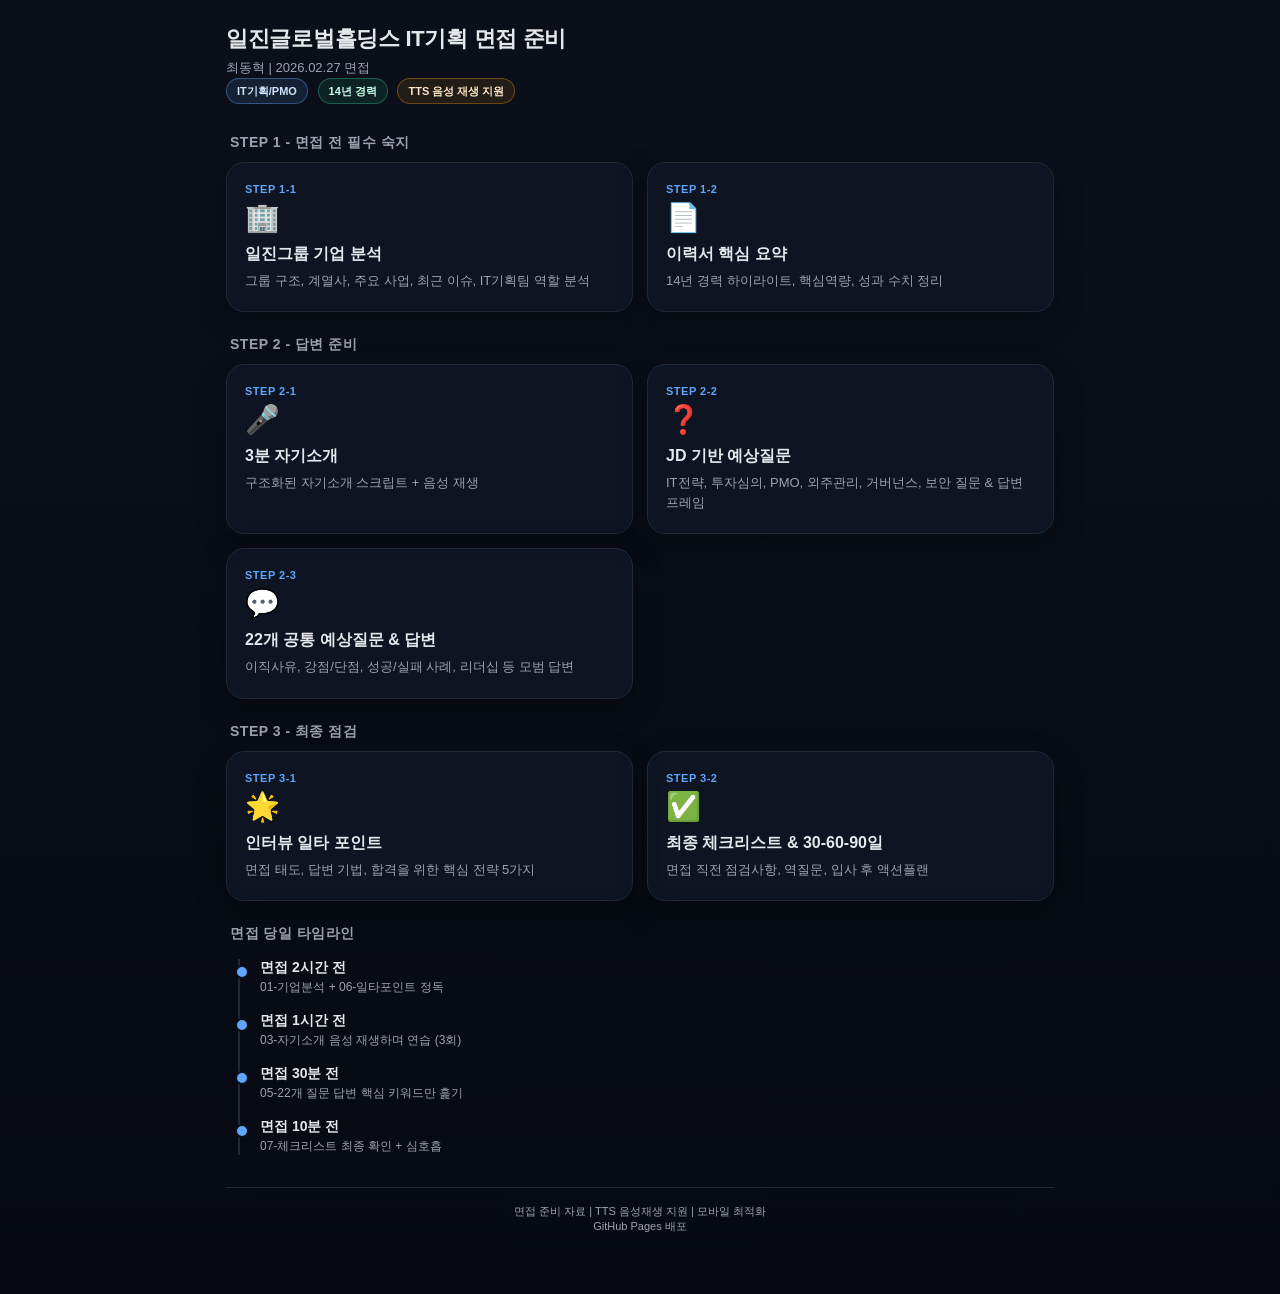
<file: index.html>
<!doctype html>
<html lang="ko">
<head>
  <meta charset="utf-8"/>
  <meta name="viewport" content="width=device-width,initial-scale=1"/>
  <title>면접 준비 허브 | 일진글로벌홀딩스 IT기획</title>
  <style>
    :root{--bg:#0b0f19;--card:#111827;--text:#e5e7eb;--muted:#9ca3af;--line:#1f2937;--accent:#60a5fa;--good:#34d399;--warn:#f59e0b;--danger:#f87171}
    *{box-sizing:border-box;margin:0;padding:0}
    body{font-family:-apple-system,BlinkMacSystemFont,"Segoe UI",Roboto,"Noto Sans KR","Malgun Gothic",sans-serif;background:linear-gradient(180deg,#0b0f19,#070a12);color:var(--text);min-height:100vh}
    .wrap{max-width:860px;margin:0 auto;padding:24px 16px 60px}
    h1{font-size:22px;font-weight:900;letter-spacing:-.3px;margin-bottom:4px}
    .sub{color:var(--muted);font-size:13px;margin-bottom:24px;line-height:1.5}
    .badge{display:inline-block;font-size:11px;font-weight:800;padding:4px 10px;border-radius:999px;border:1px solid rgba(96,165,250,.4);background:rgba(96,165,250,.12);color:#cfe5ff;margin-right:6px;margin-bottom:6px}
    .badge.green{border-color:rgba(52,211,153,.35);color:#c9ffe9;background:rgba(52,211,153,.1)}
    .badge.orange{border-color:rgba(245,158,11,.35);color:#ffe6c7;background:rgba(245,158,11,.1)}
    .badge.red{border-color:rgba(248,113,113,.35);color:#ffd4d4;background:rgba(248,113,113,.1)}
    .grid{display:grid;grid-template-columns:1fr;gap:14px}
    @media(min-width:640px){.grid{grid-template-columns:1fr 1fr}}
    .card{background:rgba(17,24,39,.72);border:1px solid var(--line);border-radius:18px;padding:20px 18px;box-shadow:0 10px 30px rgba(0,0,0,.25);backdrop-filter:blur(8px);text-decoration:none;color:var(--text);transition:transform .15s,border-color .15s;display:block;cursor:pointer}
    .card:hover{transform:translateY(-3px);border-color:rgba(96,165,250,.5)}
    .card .icon{font-size:28px;margin-bottom:10px}
    .card h2{font-size:16px;font-weight:800;margin-bottom:6px}
    .card p{font-size:13px;color:var(--muted);line-height:1.55}
    .card .step{font-size:11px;font-weight:900;color:var(--accent);margin-bottom:6px;letter-spacing:.5px}
    .section-title{font-size:14px;font-weight:900;color:var(--muted);margin:24px 0 10px;padding-left:4px;letter-spacing:.5px;text-transform:uppercase}
    .timeline{border-left:2px solid var(--line);margin:16px 0 24px 12px;padding-left:20px}
    .timeline .item{position:relative;margin-bottom:16px}
    .timeline .item::before{content:'';position:absolute;left:-25px;top:6px;width:10px;height:10px;border-radius:50%;background:var(--accent);border:2px solid var(--bg)}
    .timeline .item h3{font-size:14px;font-weight:800}
    .timeline .item p{font-size:12px;color:var(--muted);margin-top:2px}
    footer{text-align:center;color:var(--muted);font-size:11px;margin-top:32px;padding-top:16px;border-top:1px solid var(--line)}
  </style>
</head>
<body>
<div class="wrap">
  <h1>일진글로벌홀딩스 IT기획 면접 준비</h1>
  <div class="sub">
    최동혁 | 2026.02.27 면접<br>
    <span class="badge">IT기획/PMO</span>
    <span class="badge green">14년 경력</span>
    <span class="badge orange">TTS 음성 재생 지원</span>
  </div>

  <div class="section-title">STEP 1 - 면접 전 필수 숙지</div>
  <div class="grid">
    <a class="card" href="01-company.html">
      <div class="step">STEP 1-1</div>
      <div class="icon">&#127970;</div>
      <h2>일진그룹 기업 분석</h2>
      <p>그룹 구조, 계열사, 주요 사업, 최근 이슈, IT기획팀 역할 분석</p>
    </a>
    <a class="card" href="02-resume.html">
      <div class="step">STEP 1-2</div>
      <div class="icon">&#128196;</div>
      <h2>이력서 핵심 요약</h2>
      <p>14년 경력 하이라이트, 핵심역량, 성과 수치 정리</p>
    </a>
  </div>

  <div class="section-title">STEP 2 - 답변 준비</div>
  <div class="grid">
    <a class="card" href="03-intro.html">
      <div class="step">STEP 2-1</div>
      <div class="icon">&#127908;</div>
      <h2>3분 자기소개</h2>
      <p>구조화된 자기소개 스크립트 + 음성 재생</p>
    </a>
    <a class="card" href="04-questions.html">
      <div class="step">STEP 2-2</div>
      <div class="icon">&#10067;</div>
      <h2>JD 기반 예상질문</h2>
      <p>IT전략, 투자심의, PMO, 외주관리, 거버넌스, 보안 질문 & 답변 프레임</p>
    </a>
    <a class="card" href="05-interview-qa.html">
      <div class="step">STEP 2-3</div>
      <div class="icon">&#128172;</div>
      <h2>22개 공통 예상질문 & 답변</h2>
      <p>이직사유, 강점/단점, 성공/실패 사례, 리더십 등 모범 답변</p>
    </a>
  </div>

  <div class="section-title">STEP 3 - 최종 점검</div>
  <div class="grid">
    <a class="card" href="06-tips.html">
      <div class="step">STEP 3-1</div>
      <div class="icon">&#127775;</div>
      <h2>인터뷰 일타 포인트</h2>
      <p>면접 태도, 답변 기법, 합격을 위한 핵심 전략 5가지</p>
    </a>
    <a class="card" href="07-checklist.html">
      <div class="step">STEP 3-2</div>
      <div class="icon">&#9989;</div>
      <h2>최종 체크리스트 & 30-60-90일</h2>
      <p>면접 직전 점검사항, 역질문, 입사 후 액션플랜</p>
    </a>
  </div>

  <div class="section-title">면접 당일 타임라인</div>
  <div class="timeline">
    <div class="item"><h3>면접 2시간 전</h3><p>01-기업분석 + 06-일타포인트 정독</p></div>
    <div class="item"><h3>면접 1시간 전</h3><p>03-자기소개 음성 재생하며 연습 (3회)</p></div>
    <div class="item"><h3>면접 30분 전</h3><p>05-22개 질문 답변 핵심 키워드만 훑기</p></div>
    <div class="item"><h3>면접 10분 전</h3><p>07-체크리스트 최종 확인 + 심호흡</p></div>
  </div>

  <footer>면접 준비 자료 | TTS 음성재생 지원 | 모바일 최적화<br>GitHub Pages 배포</footer>
</div>
</body>
</html>
</file>
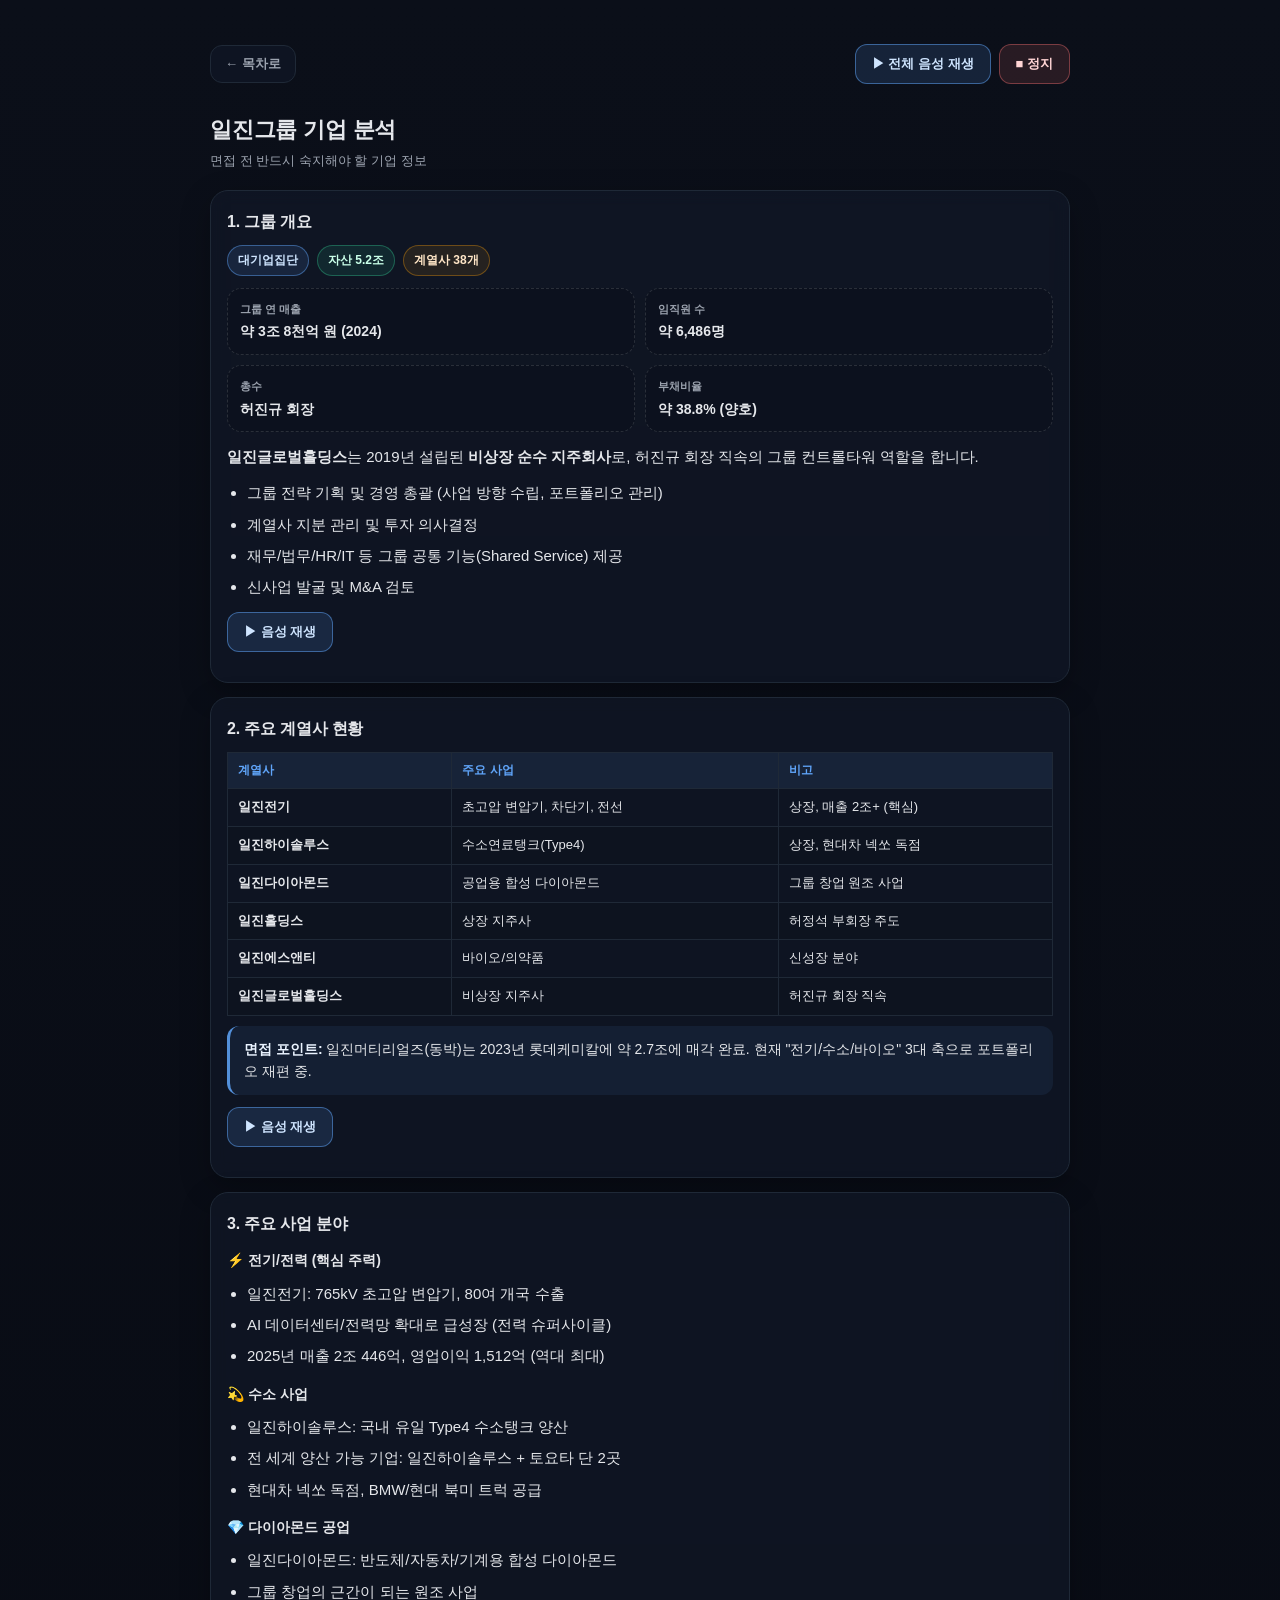
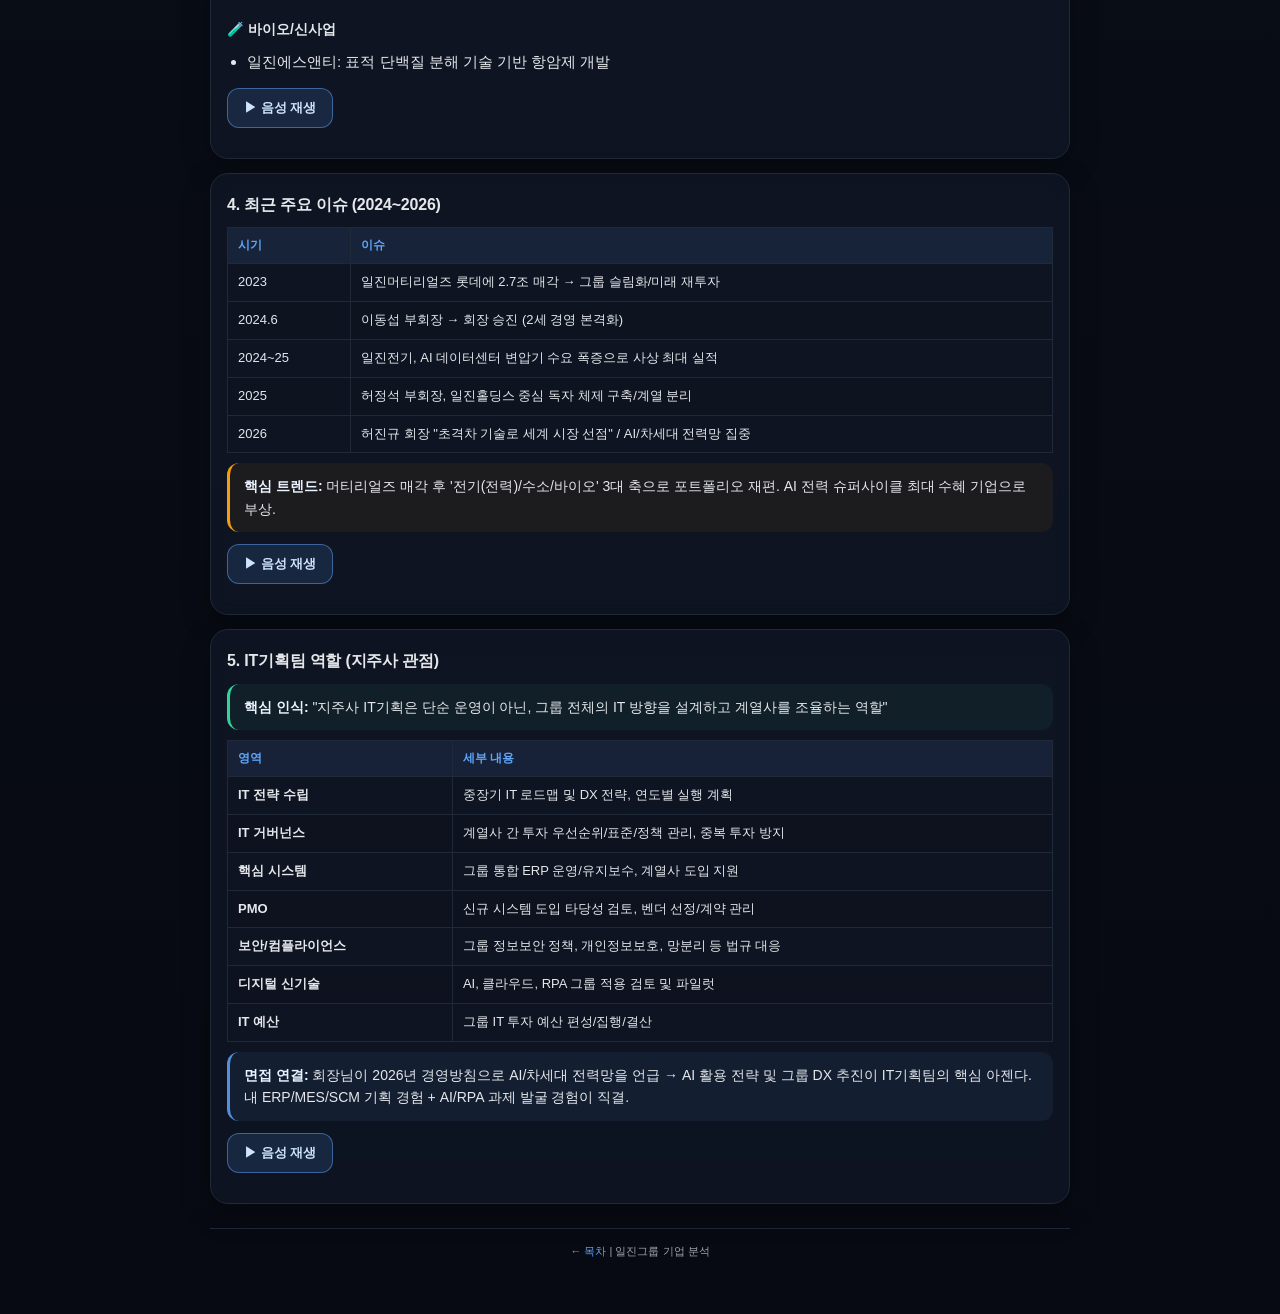
<file: 01-company.html>
<!doctype html>
<html lang="ko">
<head>
  <meta charset="utf-8"/><meta name="viewport" content="width=device-width,initial-scale=1"/>
  <title>일진그룹 기업 분석 | 면접 준비</title>
  <link rel="stylesheet" href="common.css"/>
</head>
<body>
<div class="wrap">
  <div class="top-bar">
    <a class="back" href="index.html">&larr; 목차로</a>
    <div class="tts-bar">
      <button class="tts-btn" id="playAll" onclick="TTS.speakAll(['overview','affiliates','biz','news','itrole'],this)">&#9654; 전체 음성 재생</button>
      <button class="tts-btn stop" onclick="TTS.stop(document.getElementById('playAll'))">&#9632; 정지</button>
    </div>
  </div>
  <h1>일진그룹 기업 분석</h1>
  <div class="subtitle">면접 전 반드시 숙지해야 할 기업 정보</div>

  <!-- 그룹 개요 -->
  <section class="card" id="overview">
    <h2>1. 그룹 개요</h2>
    <div class="meta">
      <span class="pill accent">대기업집단</span>
      <span class="pill good">자산 5.2조</span>
      <span class="pill warn">계열사 38개</span>
    </div>
    <div class="kpi-grid">
      <div class="kpi"><div class="label">그룹 연 매출</div><div class="value">약 3조 8천억 원 (2024)</div></div>
      <div class="kpi"><div class="label">임직원 수</div><div class="value">약 6,486명</div></div>
      <div class="kpi"><div class="label">총수</div><div class="value">허진규 회장</div></div>
      <div class="kpi"><div class="label">부채비율</div><div class="value">약 38.8% (양호)</div></div>
    </div>
    <div class="content" style="margin-top:12px">
      <p><b>일진글로벌홀딩스</b>는 2019년 설립된 <b>비상장 순수 지주회사</b>로, 허진규 회장 직속의 그룹 컨트롤타워 역할을 합니다.</p>
      <ul>
        <li>그룹 전략 기획 및 경영 총괄 (사업 방향 수립, 포트폴리오 관리)</li>
        <li>계열사 지분 관리 및 투자 의사결정</li>
        <li>재무/법무/HR/IT 등 그룹 공통 기능(Shared Service) 제공</li>
        <li>신사업 발굴 및 M&A 검토</li>
      </ul>
    </div>
    <div class="tts-bar">
      <button class="tts-btn" onclick="TTS.toggle(document.getElementById('overview').innerText,this)">&#9654; 음성 재생</button>
    </div>
  </section>

  <!-- 계열사 -->
  <section class="card" id="affiliates">
    <h2>2. 주요 계열사 현황</h2>
    <table>
      <thead><tr><th>계열사</th><th>주요 사업</th><th>비고</th></tr></thead>
      <tbody>
        <tr><td><b>일진전기</b></td><td>초고압 변압기, 차단기, 전선</td><td>상장, 매출 2조+ (핵심)</td></tr>
        <tr><td><b>일진하이솔루스</b></td><td>수소연료탱크(Type4)</td><td>상장, 현대차 넥쏘 독점</td></tr>
        <tr><td><b>일진다이아몬드</b></td><td>공업용 합성 다이아몬드</td><td>그룹 창업 원조 사업</td></tr>
        <tr><td><b>일진홀딩스</b></td><td>상장 지주사</td><td>허정석 부회장 주도</td></tr>
        <tr><td><b>일진에스앤티</b></td><td>바이오/의약품</td><td>신성장 분야</td></tr>
        <tr><td><b>일진글로벌홀딩스</b></td><td>비상장 지주사</td><td>허진규 회장 직속</td></tr>
      </tbody>
    </table>
    <div class="callout">
      <b>면접 포인트:</b> 일진머티리얼즈(동박)는 2023년 롯데케미칼에 약 2.7조에 매각 완료. 현재 "전기/수소/바이오" 3대 축으로 포트폴리오 재편 중.
    </div>
    <div class="tts-bar">
      <button class="tts-btn" onclick="TTS.toggle(document.getElementById('affiliates').innerText,this)">&#9654; 음성 재생</button>
    </div>
  </section>

  <!-- 주요 사업 -->
  <section class="card" id="biz">
    <h2>3. 주요 사업 분야</h2>
    <div class="content">
      <h3>&#9889; 전기/전력 (핵심 주력)</h3>
      <ul>
        <li>일진전기: 765kV 초고압 변압기, 80여 개국 수출</li>
        <li>AI 데이터센터/전력망 확대로 급성장 (전력 슈퍼사이클)</li>
        <li>2025년 매출 2조 446억, 영업이익 1,512억 (역대 최대)</li>
      </ul>
      <h3>&#128171; 수소 사업</h3>
      <ul>
        <li>일진하이솔루스: 국내 유일 Type4 수소탱크 양산</li>
        <li>전 세계 양산 가능 기업: 일진하이솔루스 + 토요타 단 2곳</li>
        <li>현대차 넥쏘 독점, BMW/현대 북미 트럭 공급</li>
      </ul>
      <h3>&#128142; 다이아몬드 공업</h3>
      <ul>
        <li>일진다이아몬드: 반도체/자동차/기계용 합성 다이아몬드</li>
        <li>그룹 창업의 근간이 되는 원조 사업</li>
      </ul>
      <h3>&#129514; 바이오/신사업</h3>
      <ul>
        <li>일진에스앤티: 표적 단백질 분해 기술 기반 항암제 개발</li>
      </ul>
    </div>
    <div class="tts-bar">
      <button class="tts-btn" onclick="TTS.toggle(document.getElementById('biz').innerText,this)">&#9654; 음성 재생</button>
    </div>
  </section>

  <!-- 최근 이슈 -->
  <section class="card" id="news">
    <h2>4. 최근 주요 이슈 (2024~2026)</h2>
    <table>
      <thead><tr><th>시기</th><th>이슈</th></tr></thead>
      <tbody>
        <tr><td>2023</td><td>일진머티리얼즈 롯데에 2.7조 매각 &rarr; 그룹 슬림화/미래 재투자</td></tr>
        <tr><td>2024.6</td><td>이동섭 부회장 &rarr; 회장 승진 (2세 경영 본격화)</td></tr>
        <tr><td>2024~25</td><td>일진전기, AI 데이터센터 변압기 수요 폭증으로 사상 최대 실적</td></tr>
        <tr><td>2025</td><td>허정석 부회장, 일진홀딩스 중심 독자 체제 구축/계열 분리</td></tr>
        <tr><td>2026</td><td>허진규 회장 "초격차 기술로 세계 시장 선점" / AI/차세대 전력망 집중</td></tr>
      </tbody>
    </table>
    <div class="callout orange">
      <b>핵심 트렌드:</b> 머티리얼즈 매각 후 '전기(전력)/수소/바이오' 3대 축으로 포트폴리오 재편. AI 전력 슈퍼사이클 최대 수혜 기업으로 부상.
    </div>
    <div class="tts-bar">
      <button class="tts-btn" onclick="TTS.toggle(document.getElementById('news').innerText,this)">&#9654; 음성 재생</button>
    </div>
  </section>

  <!-- IT기획팀 역할 -->
  <section class="card" id="itrole">
    <h2>5. IT기획팀 역할 (지주사 관점)</h2>
    <div class="callout green">
      <b>핵심 인식:</b> "지주사 IT기획은 단순 운영이 아닌, 그룹 전체의 IT 방향을 설계하고 계열사를 조율하는 역할"
    </div>
    <table>
      <thead><tr><th>영역</th><th>세부 내용</th></tr></thead>
      <tbody>
        <tr><td><b>IT 전략 수립</b></td><td>중장기 IT 로드맵 및 DX 전략, 연도별 실행 계획</td></tr>
        <tr><td><b>IT 거버넌스</b></td><td>계열사 간 투자 우선순위/표준/정책 관리, 중복 투자 방지</td></tr>
        <tr><td><b>핵심 시스템</b></td><td>그룹 통합 ERP 운영/유지보수, 계열사 도입 지원</td></tr>
        <tr><td><b>PMO</b></td><td>신규 시스템 도입 타당성 검토, 벤더 선정/계약 관리</td></tr>
        <tr><td><b>보안/컴플라이언스</b></td><td>그룹 정보보안 정책, 개인정보보호, 망분리 등 법규 대응</td></tr>
        <tr><td><b>디지털 신기술</b></td><td>AI, 클라우드, RPA 그룹 적용 검토 및 파일럿</td></tr>
        <tr><td><b>IT 예산</b></td><td>그룹 IT 투자 예산 편성/집행/결산</td></tr>
      </tbody>
    </table>
    <div class="callout">
      <b>면접 연결:</b> 회장님이 2026년 경영방침으로 AI/차세대 전력망을 언급 &rarr; AI 활용 전략 및 그룹 DX 추진이 IT기획팀의 핵심 아젠다. 내 ERP/MES/SCM 기획 경험 + AI/RPA 과제 발굴 경험이 직결.
    </div>
    <div class="tts-bar">
      <button class="tts-btn" onclick="TTS.toggle(document.getElementById('itrole').innerText,this)">&#9654; 음성 재생</button>
    </div>
  </section>

  <footer><a href="index.html">&larr; 목차</a> | 일진그룹 기업 분석</footer>
</div>
<script src="tts.js"></script>
</body>
</html>
</file>
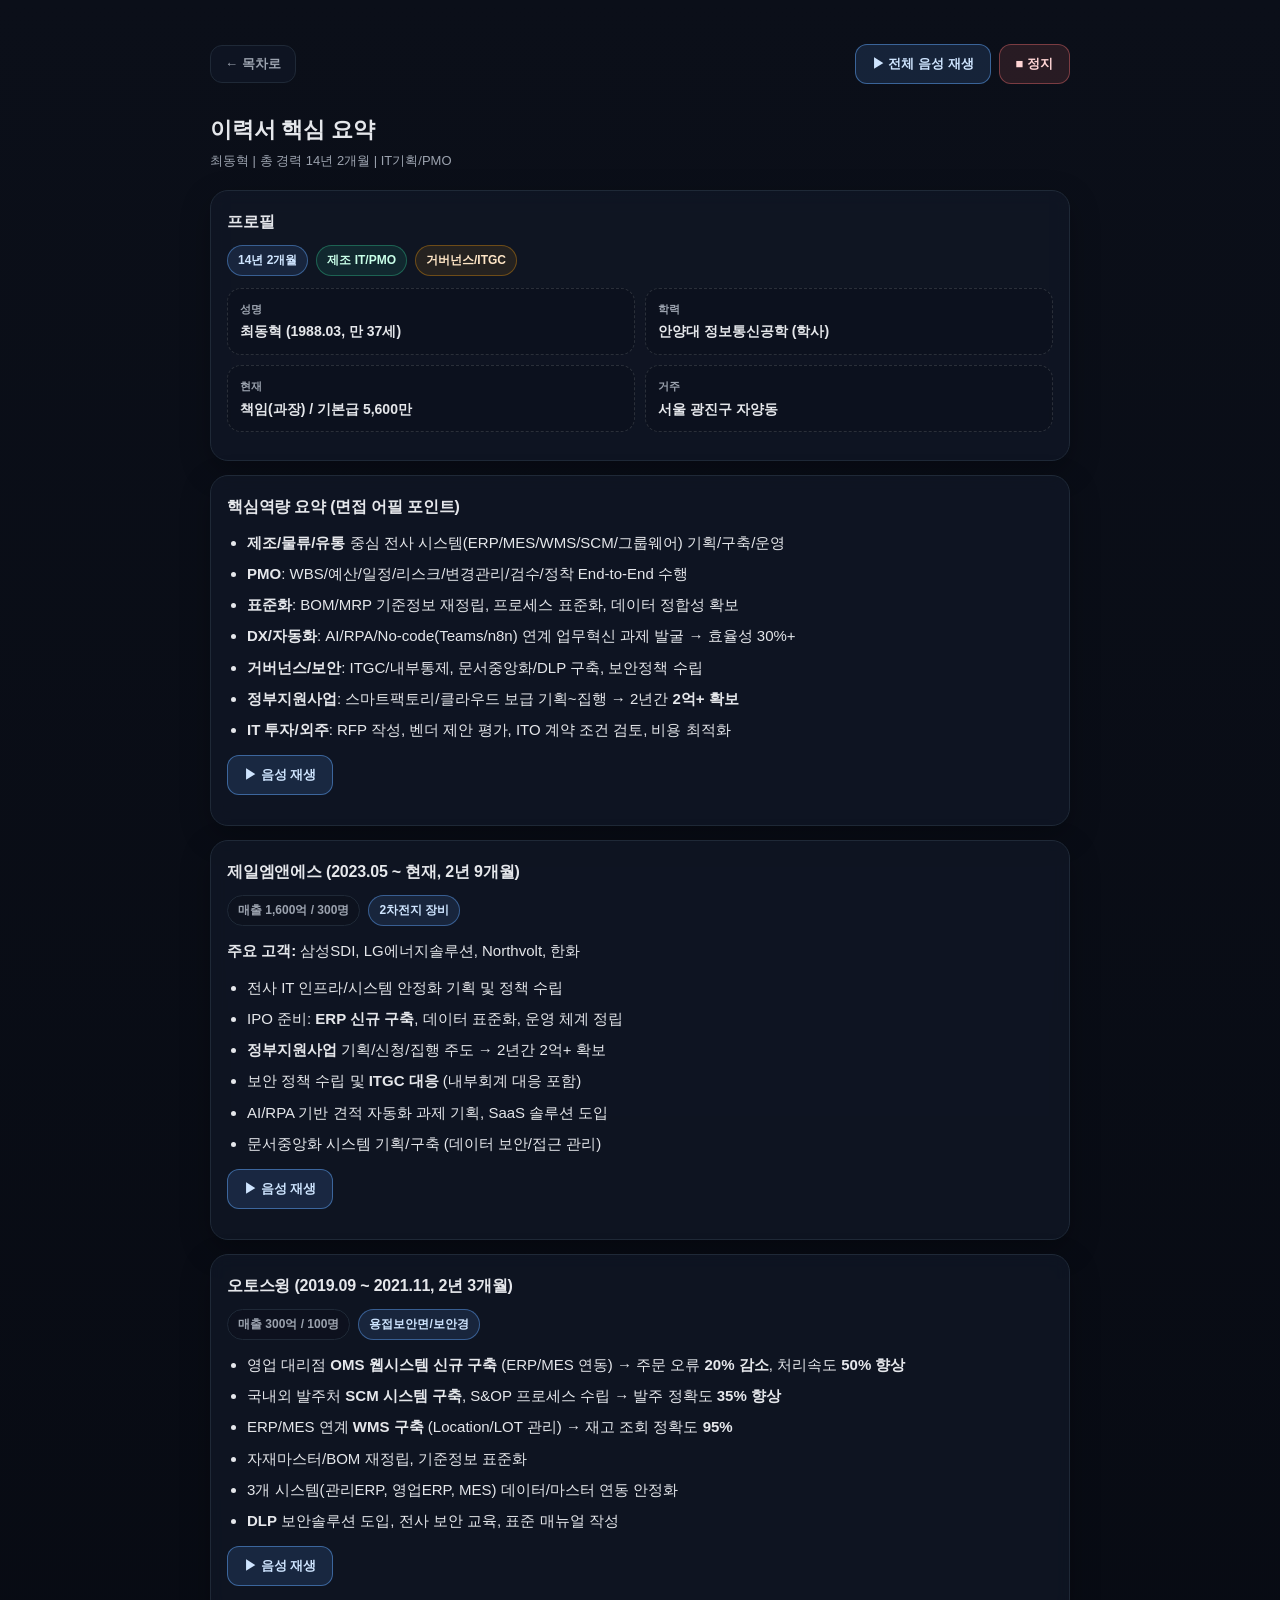
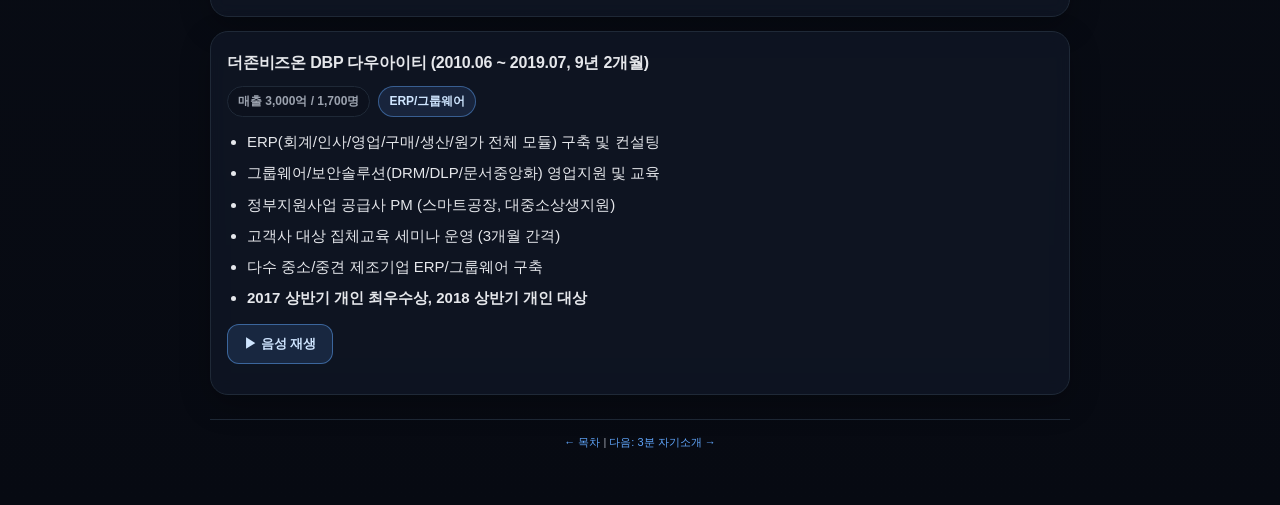
<file: 02-resume.html>
<!doctype html>
<html lang="ko">
<head>
  <meta charset="utf-8"/><meta name="viewport" content="width=device-width,initial-scale=1"/>
  <title>이력서 핵심 요약 | 면접 준비</title>
  <link rel="stylesheet" href="common.css"/>
</head>
<body>
<div class="wrap">
  <div class="top-bar">
    <a class="back" href="index.html">&larr; 목차로</a>
    <div class="tts-bar">
      <button class="tts-btn" id="playAll" onclick="TTS.speakAll(['profile','highlight','jeilmns','autoswing','douzone'],this)">&#9654; 전체 음성 재생</button>
      <button class="tts-btn stop" onclick="TTS.stop(document.getElementById('playAll'))">&#9632; 정지</button>
    </div>
  </div>
  <h1>이력서 핵심 요약</h1>
  <div class="subtitle">최동혁 | 총 경력 14년 2개월 | IT기획/PMO</div>

  <section class="card" id="profile">
    <h2>프로필</h2>
    <div class="meta">
      <span class="pill accent">14년 2개월</span>
      <span class="pill good">제조 IT/PMO</span>
      <span class="pill warn">거버넌스/ITGC</span>
    </div>
    <div class="kpi-grid">
      <div class="kpi"><div class="label">성명</div><div class="value">최동혁 (1988.03, 만 37세)</div></div>
      <div class="kpi"><div class="label">학력</div><div class="value">안양대 정보통신공학 (학사)</div></div>
      <div class="kpi"><div class="label">현재</div><div class="value">책임(과장) / 기본급 5,600만</div></div>
      <div class="kpi"><div class="label">거주</div><div class="value">서울 광진구 자양동</div></div>
    </div>
  </section>

  <section class="card" id="highlight">
    <h2>핵심역량 요약 (면접 어필 포인트)</h2>
    <div class="content">
      <ul>
        <li><b>제조/물류/유통</b> 중심 전사 시스템(ERP/MES/WMS/SCM/그룹웨어) 기획/구축/운영</li>
        <li><b>PMO</b>: WBS/예산/일정/리스크/변경관리/검수/정착 End-to-End 수행</li>
        <li><b>표준화</b>: BOM/MRP 기준정보 재정립, 프로세스 표준화, 데이터 정합성 확보</li>
        <li><b>DX/자동화</b>: AI/RPA/No-code(Teams/n8n) 연계 업무혁신 과제 발굴 &rarr; 효율성 30%+</li>
        <li><b>거버넌스/보안</b>: ITGC/내부통제, 문서중앙화/DLP 구축, 보안정책 수립</li>
        <li><b>정부지원사업</b>: 스마트팩토리/클라우드 보급 기획~집행 &rarr; 2년간 <b>2억+ 확보</b></li>
        <li><b>IT 투자/외주</b>: RFP 작성, 벤더 제안 평가, ITO 계약 조건 검토, 비용 최적화</li>
      </ul>
    </div>
    <div class="tts-bar">
      <button class="tts-btn" onclick="TTS.toggle(document.getElementById('highlight').innerText,this)">&#9654; 음성 재생</button>
    </div>
  </section>

  <section class="card" id="jeilmns">
    <h2>제일엠앤에스 (2023.05 ~ 현재, 2년 9개월)</h2>
    <div class="meta">
      <span class="pill">매출 1,600억 / 300명</span>
      <span class="pill accent">2차전지 장비</span>
    </div>
    <div class="content">
      <p><b>주요 고객:</b> 삼성SDI, LG에너지솔루션, Northvolt, 한화</p>
      <ul>
        <li>전사 IT 인프라/시스템 안정화 기획 및 정책 수립</li>
        <li>IPO 준비: <b>ERP 신규 구축</b>, 데이터 표준화, 운영 체계 정립</li>
        <li><b>정부지원사업</b> 기획/신청/집행 주도 &rarr; 2년간 2억+ 확보</li>
        <li>보안 정책 수립 및 <b>ITGC 대응</b> (내부회계 대응 포함)</li>
        <li>AI/RPA 기반 견적 자동화 과제 기획, SaaS 솔루션 도입</li>
        <li>문서중앙화 시스템 기획/구축 (데이터 보안/접근 관리)</li>
      </ul>
    </div>
    <div class="tts-bar">
      <button class="tts-btn" onclick="TTS.toggle(document.getElementById('jeilmns').innerText,this)">&#9654; 음성 재생</button>
    </div>
  </section>

  <section class="card" id="autoswing">
    <h2>오토스윙 (2019.09 ~ 2021.11, 2년 3개월)</h2>
    <div class="meta">
      <span class="pill">매출 300억 / 100명</span>
      <span class="pill accent">용접보안면/보안경</span>
    </div>
    <div class="content">
      <ul>
        <li>영업 대리점 <b>OMS 웹시스템 신규 구축</b> (ERP/MES 연동) &rarr; 주문 오류 <b>20% 감소</b>, 처리속도 <b>50% 향상</b></li>
        <li>국내외 발주처 <b>SCM 시스템 구축</b>, S&OP 프로세스 수립 &rarr; 발주 정확도 <b>35% 향상</b></li>
        <li>ERP/MES 연계 <b>WMS 구축</b> (Location/LOT 관리) &rarr; 재고 조회 정확도 <b>95%</b></li>
        <li>자재마스터/BOM 재정립, 기준정보 표준화</li>
        <li>3개 시스템(관리ERP, 영업ERP, MES) 데이터/마스터 연동 안정화</li>
        <li><b>DLP</b> 보안솔루션 도입, 전사 보안 교육, 표준 매뉴얼 작성</li>
      </ul>
    </div>
    <div class="tts-bar">
      <button class="tts-btn" onclick="TTS.toggle(document.getElementById('autoswing').innerText,this)">&#9654; 음성 재생</button>
    </div>
  </section>

  <section class="card" id="douzone">
    <h2>더존비즈온 DBP 다우아이티 (2010.06 ~ 2019.07, 9년 2개월)</h2>
    <div class="meta">
      <span class="pill">매출 3,000억 / 1,700명</span>
      <span class="pill accent">ERP/그룹웨어</span>
    </div>
    <div class="content">
      <ul>
        <li>ERP(회계/인사/영업/구매/생산/원가 전체 모듈) 구축 및 컨설팅</li>
        <li>그룹웨어/보안솔루션(DRM/DLP/문서중앙화) 영업지원 및 교육</li>
        <li>정부지원사업 공급사 PM (스마트공장, 대중소상생지원)</li>
        <li>고객사 대상 집체교육 세미나 운영 (3개월 간격)</li>
        <li>다수 중소/중견 제조기업 ERP/그룹웨어 구축</li>
        <li><b>2017 상반기 개인 최우수상, 2018 상반기 개인 대상</b></li>
      </ul>
    </div>
    <div class="tts-bar">
      <button class="tts-btn" onclick="TTS.toggle(document.getElementById('douzone').innerText,this)">&#9654; 음성 재생</button>
    </div>
  </section>

  <footer><a href="index.html">&larr; 목차</a> | <a href="03-intro.html">다음: 3분 자기소개 &rarr;</a></footer>
</div>
<script src="tts.js"></script>
</body>
</html>
</file>
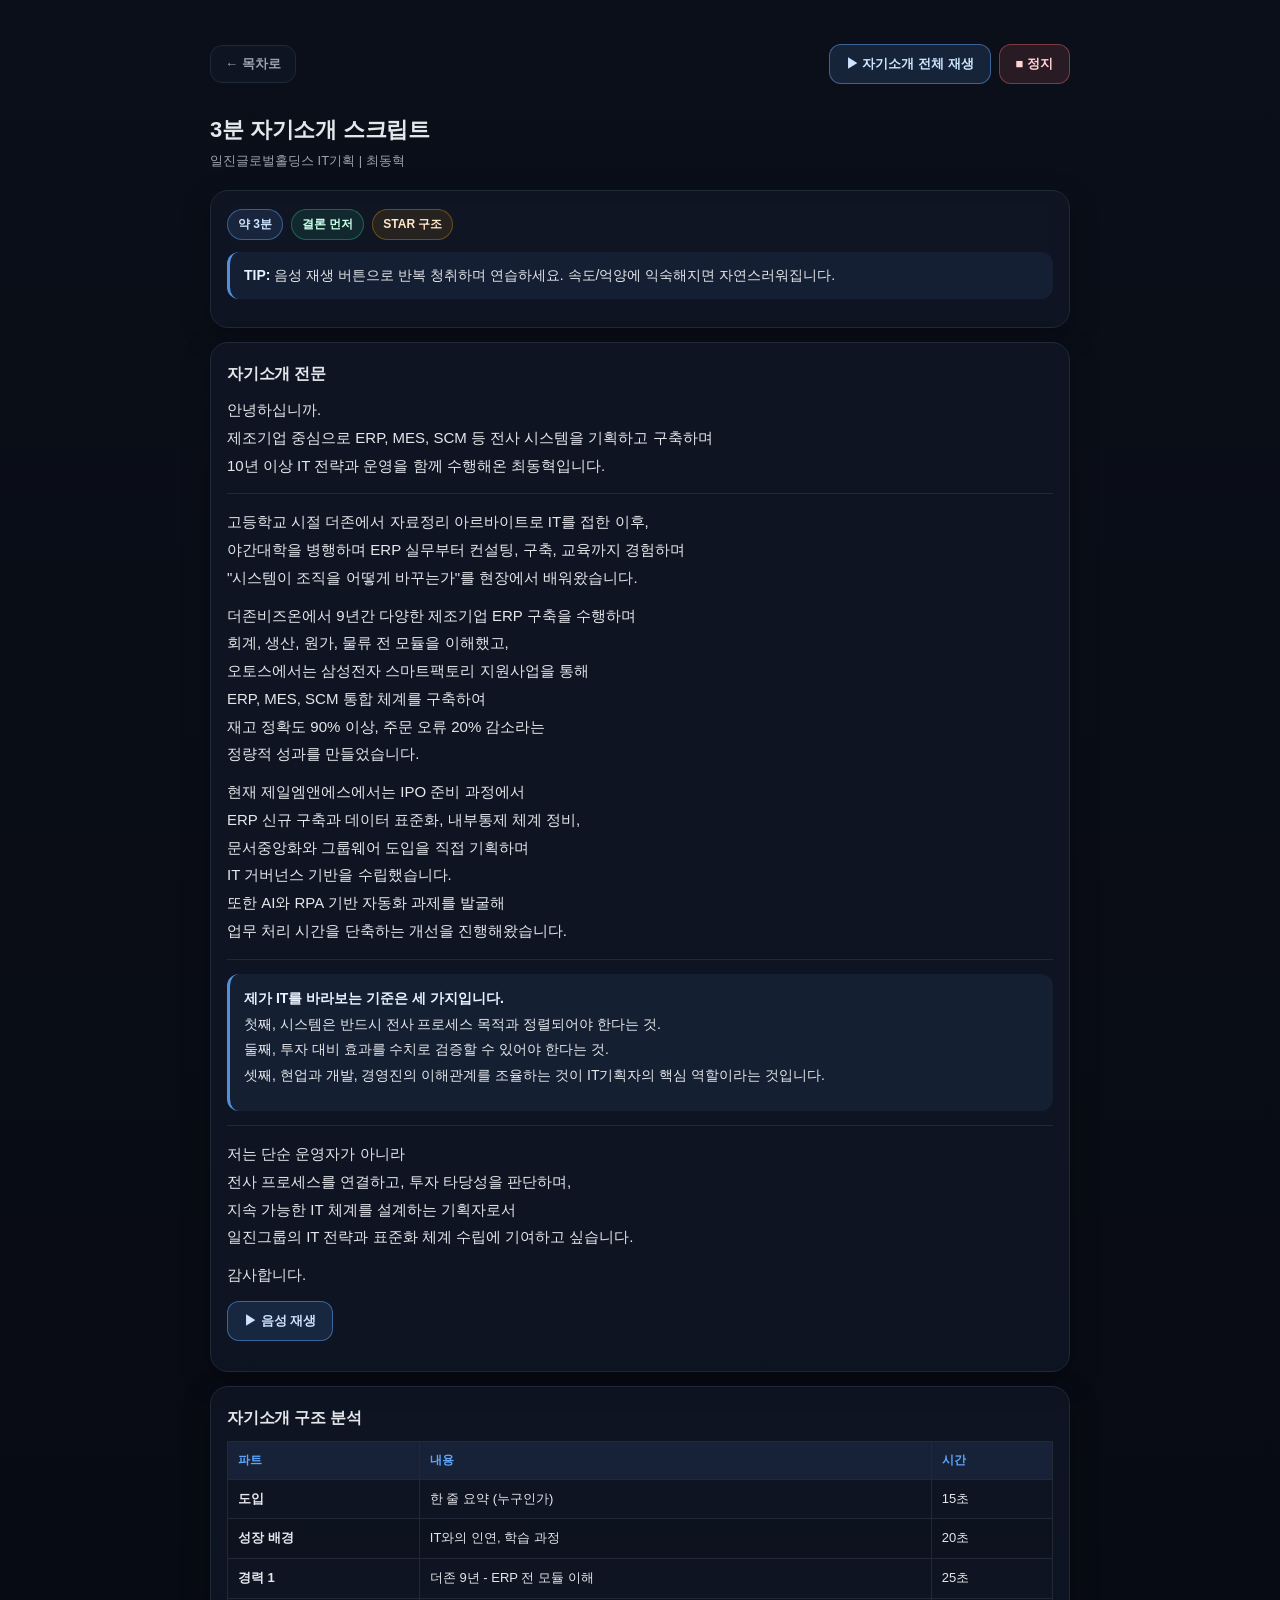
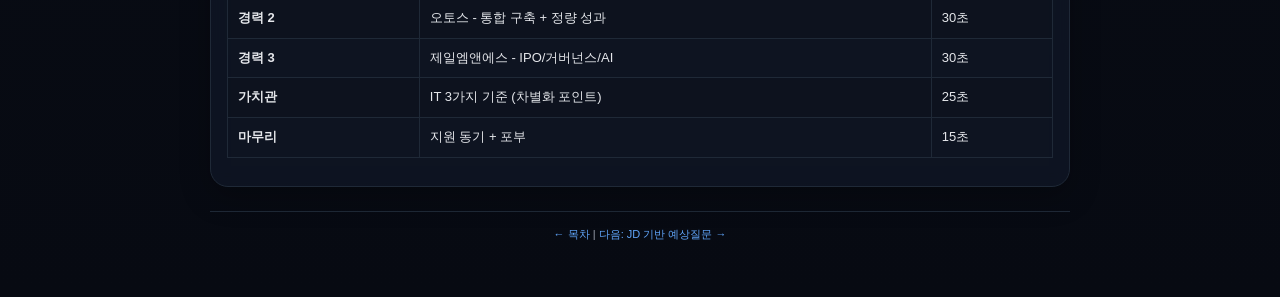
<file: 03-intro.html>
<!doctype html>
<html lang="ko">
<head>
  <meta charset="utf-8"/><meta name="viewport" content="width=device-width,initial-scale=1"/>
  <title>3분 자기소개 | 면접 준비</title>
  <link rel="stylesheet" href="common.css"/>
</head>
<body>
<div class="wrap">
  <div class="top-bar">
    <a class="back" href="index.html">&larr; 목차로</a>
    <div class="tts-bar">
      <button class="tts-btn" id="playAll" onclick="TTS.speakAll(['speech'],this)">&#9654; 자기소개 전체 재생</button>
      <button class="tts-btn stop" onclick="TTS.stop(document.getElementById('playAll'))">&#9632; 정지</button>
    </div>
  </div>
  <h1>3분 자기소개 스크립트</h1>
  <div class="subtitle">일진글로벌홀딩스 IT기획 | 최동혁</div>

  <section class="card">
    <div class="meta">
      <span class="pill accent">약 3분</span>
      <span class="pill good">결론 먼저</span>
      <span class="pill warn">STAR 구조</span>
    </div>
    <div class="callout">
      <b>TIP:</b> 음성 재생 버튼으로 반복 청취하며 연습하세요. 속도/억양에 익숙해지면 자연스러워집니다.
    </div>
  </section>

  <section class="card" id="speech">
    <h2>자기소개 전문</h2>
    <div class="content" style="font-size:15px;line-height:1.85">
      <p>안녕하십니까.<br>
      제조기업 중심으로 ERP, MES, SCM 등 전사 시스템을 기획하고 구축하며<br>
      10년 이상 IT 전략과 운영을 함께 수행해온 최동혁입니다.</p>

      <div class="hr"></div>

      <p>고등학교 시절 더존에서 자료정리 아르바이트로 IT를 접한 이후,<br>
      야간대학을 병행하며 ERP 실무부터 컨설팅, 구축, 교육까지 경험하며<br>
      "시스템이 조직을 어떻게 바꾸는가"를 현장에서 배워왔습니다.</p>

      <p>더존비즈온에서 9년간 다양한 제조기업 ERP 구축을 수행하며<br>
      회계, 생산, 원가, 물류 전 모듈을 이해했고,<br>
      오토스에서는 삼성전자 스마트팩토리 지원사업을 통해<br>
      ERP, MES, SCM 통합 체계를 구축하여<br>
      재고 정확도 90% 이상, 주문 오류 20% 감소라는<br>
      정량적 성과를 만들었습니다.</p>

      <p>현재 제일엠앤에스에서는 IPO 준비 과정에서<br>
      ERP 신규 구축과 데이터 표준화, 내부통제 체계 정비,<br>
      문서중앙화와 그룹웨어 도입을 직접 기획하며<br>
      IT 거버넌스 기반을 수립했습니다.<br>
      또한 AI와 RPA 기반 자동화 과제를 발굴해<br>
      업무 처리 시간을 단축하는 개선을 진행해왔습니다.</p>

      <div class="hr"></div>

      <div class="callout">
        <p><b>제가 IT를 바라보는 기준은 세 가지입니다.</b><br>
        첫째, 시스템은 반드시 전사 프로세스 목적과 정렬되어야 한다는 것.<br>
        둘째, 투자 대비 효과를 수치로 검증할 수 있어야 한다는 것.<br>
        셋째, 현업과 개발, 경영진의 이해관계를 조율하는 것이 IT기획자의 핵심 역할이라는 것입니다.</p>
      </div>

      <div class="hr"></div>

      <p>저는 단순 운영자가 아니라<br>
      전사 프로세스를 연결하고, 투자 타당성을 판단하며,<br>
      지속 가능한 IT 체계를 설계하는 기획자로서<br>
      일진그룹의 IT 전략과 표준화 체계 수립에 기여하고 싶습니다.</p>

      <p>감사합니다.</p>
    </div>
    <div class="tts-bar">
      <button class="tts-btn" onclick="TTS.toggle(document.getElementById('speech').innerText,this)">&#9654; 음성 재생</button>
    </div>
  </section>

  <section class="card">
    <h2>자기소개 구조 분석</h2>
    <div class="content">
      <table>
        <thead><tr><th>파트</th><th>내용</th><th>시간</th></tr></thead>
        <tbody>
          <tr><td><b>도입</b></td><td>한 줄 요약 (누구인가)</td><td>15초</td></tr>
          <tr><td><b>성장 배경</b></td><td>IT와의 인연, 학습 과정</td><td>20초</td></tr>
          <tr><td><b>경력 1</b></td><td>더존 9년 - ERP 전 모듈 이해</td><td>25초</td></tr>
          <tr><td><b>경력 2</b></td><td>오토스 - 통합 구축 + 정량 성과</td><td>30초</td></tr>
          <tr><td><b>경력 3</b></td><td>제일엠앤에스 - IPO/거버넌스/AI</td><td>30초</td></tr>
          <tr><td><b>가치관</b></td><td>IT 3가지 기준 (차별화 포인트)</td><td>25초</td></tr>
          <tr><td><b>마무리</b></td><td>지원 동기 + 포부</td><td>15초</td></tr>
        </tbody>
      </table>
    </div>
  </section>

  <footer><a href="index.html">&larr; 목차</a> | <a href="04-questions.html">다음: JD 기반 예상질문 &rarr;</a></footer>
</div>
<script src="tts.js"></script>
</body>
</html>
</file>
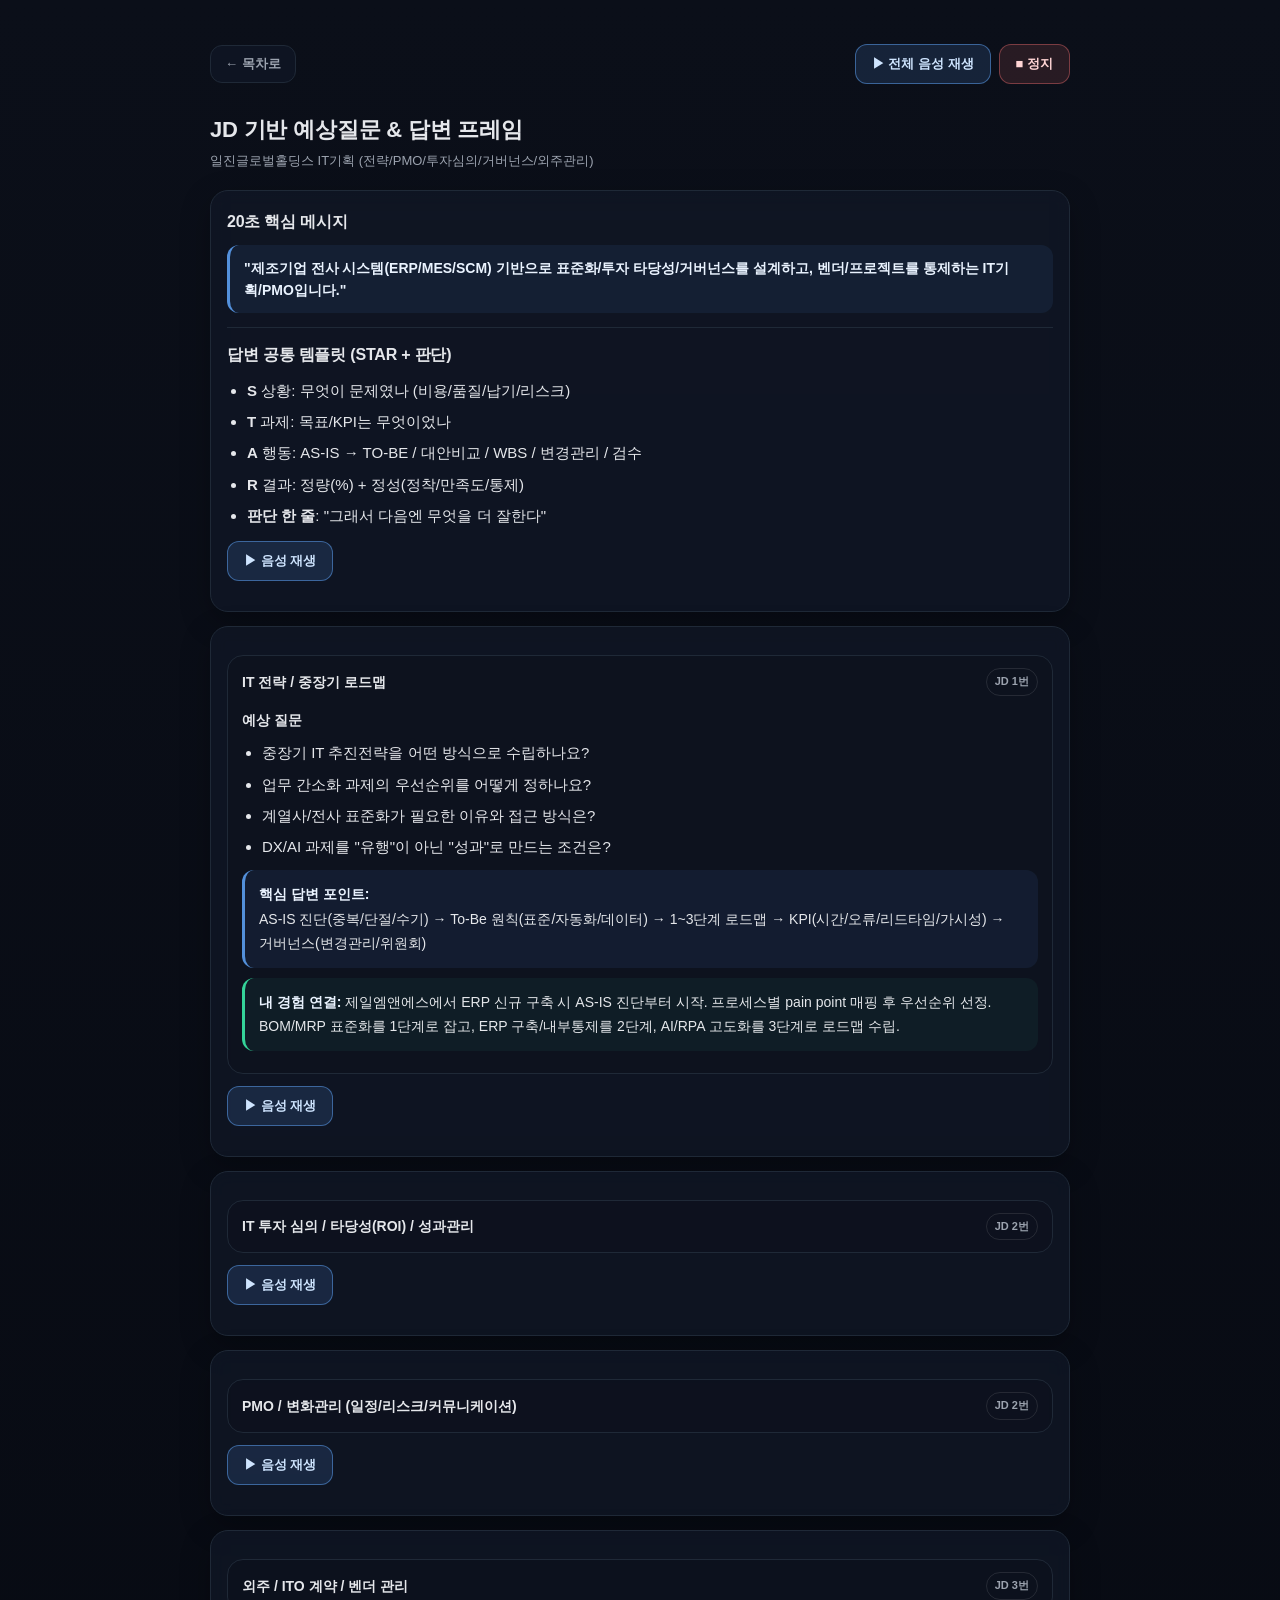
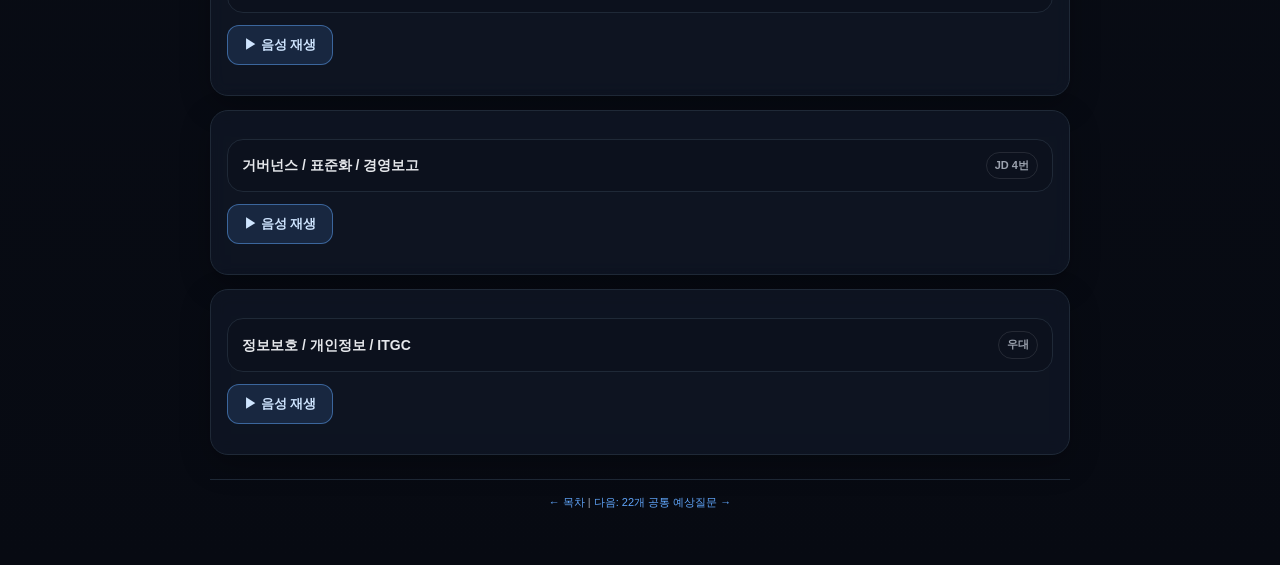
<file: 04-questions.html>
<!doctype html>
<html lang="ko">
<head>
  <meta charset="utf-8"/><meta name="viewport" content="width=device-width,initial-scale=1"/>
  <title>JD 기반 예상질문 | 면접 준비</title>
  <link rel="stylesheet" href="common.css"/>
</head>
<body>
<div class="wrap">
  <div class="top-bar">
    <a class="back" href="index.html">&larr; 목차로</a>
    <div class="tts-bar">
      <button class="tts-btn" id="playAll" onclick="TTS.speakAll(['core','q1','q2','q3','q4','q5','q6'],this)">&#9654; 전체 음성 재생</button>
      <button class="tts-btn stop" onclick="TTS.stop(document.getElementById('playAll'))">&#9632; 정지</button>
    </div>
  </div>
  <h1>JD 기반 예상질문 & 답변 프레임</h1>
  <div class="subtitle">일진글로벌홀딩스 IT기획 (전략/PMO/투자심의/거버넌스/외주관리)</div>

  <section class="card" id="core">
    <h2>20초 핵심 메시지</h2>
    <div class="callout">
      <b>"제조기업 전사 시스템(ERP/MES/SCM) 기반으로 표준화/투자 타당성/거버넌스를 설계하고, 벤더/프로젝트를 통제하는 IT기획/PMO입니다."</b>
    </div>
    <div class="hr"></div>
    <h2>답변 공통 템플릿 (STAR + 판단)</h2>
    <div class="content">
      <ul>
        <li><b>S</b> 상황: 무엇이 문제였나 (비용/품질/납기/리스크)</li>
        <li><b>T</b> 과제: 목표/KPI는 무엇이었나</li>
        <li><b>A</b> 행동: AS-IS &rarr; TO-BE / 대안비교 / WBS / 변경관리 / 검수</li>
        <li><b>R</b> 결과: 정량(%) + 정성(정착/만족도/통제)</li>
        <li><b>판단 한 줄</b>: "그래서 다음엔 무엇을 더 잘한다"</li>
      </ul>
    </div>
    <div class="tts-bar">
      <button class="tts-btn" onclick="TTS.toggle(document.getElementById('core').innerText,this)">&#9654; 음성 재생</button>
    </div>
  </section>

  <section class="card" id="q1">
    <details open>
      <summary>IT 전략 / 중장기 로드맵 <span class="tag">JD 1번</span></summary>
      <div class="inner">
        <div class="content">
          <h3>예상 질문</h3>
          <ul>
            <li>중장기 IT 추진전략을 어떤 방식으로 수립하나요?</li>
            <li>업무 간소화 과제의 우선순위를 어떻게 정하나요?</li>
            <li>계열사/전사 표준화가 필요한 이유와 접근 방식은?</li>
            <li>DX/AI 과제를 "유행"이 아닌 "성과"로 만드는 조건은?</li>
          </ul>
          <div class="callout">
            <b>핵심 답변 포인트:</b><br>
            AS-IS 진단(중복/단절/수기) &rarr; To-Be 원칙(표준/자동화/데이터) &rarr; 1~3단계 로드맵 &rarr; KPI(시간/오류/리드타임/가시성) &rarr; 거버넌스(변경관리/위원회)
          </div>
          <div class="callout green">
            <b>내 경험 연결:</b> 제일엠앤에스에서 ERP 신규 구축 시 AS-IS 진단부터 시작. 프로세스별 pain point 매핑 후 우선순위 선정. BOM/MRP 표준화를 1단계로 잡고, ERP 구축/내부통제를 2단계, AI/RPA 고도화를 3단계로 로드맵 수립.
          </div>
        </div>
      </div>
    </details>
    <div class="tts-bar">
      <button class="tts-btn" onclick="TTS.toggle(document.getElementById('q1').innerText,this)">&#9654; 음성 재생</button>
    </div>
  </section>

  <section class="card" id="q2">
    <details>
      <summary>IT 투자 심의 / 타당성(ROI) / 성과관리 <span class="tag">JD 2번</span></summary>
      <div class="inner">
        <div class="content">
          <h3>예상 질문</h3>
          <ul>
            <li>IT 투자 적정성은 어떤 기준으로 검토하나요?</li>
            <li>정량 ROI가 어려운 과제는 어떻게 설득하나요?</li>
            <li>투자 집행 후 성과관리/사후평가는 어떻게 하나요?</li>
            <li>"지금은 하지 말아야 할 투자"를 어떻게 판단하나요?</li>
          </ul>
          <div class="callout">
            <b>프레임:</b> 목적(Why) &rarr; 대안(Options) &rarr; 비용(Capex/Opex) &rarr; 효과(정량/정성) &rarr; 리스크(보안/운영/벤더락인) &rarr; 의사결정(Go/No-Go) &rarr; 사후평가(KPI)
          </div>
          <div class="callout green">
            <b>내 경험 연결:</b> 정부지원사업 2억+ 확보 시 투자 대비 효과 분석서 작성. ERP 신규 구축 vs 고도화 비교 분석 후 경영진에 보고. 투자 후 KPI(재고정확도, 처리속도, 오류율) 추적으로 성과 가시화.
          </div>
        </div>
      </div>
    </details>
    <div class="tts-bar">
      <button class="tts-btn" onclick="TTS.toggle(document.getElementById('q2').innerText,this)">&#9654; 음성 재생</button>
    </div>
  </section>

  <section class="card" id="q3">
    <details>
      <summary>PMO / 변화관리 (일정/리스크/커뮤니케이션) <span class="tag">JD 2번</span></summary>
      <div class="inner">
        <div class="content">
          <h3>예상 질문</h3>
          <ul>
            <li>프로젝트가 지연될 때 무엇부터 손보나요?</li>
            <li>현업 요구가 계속 바뀌면 어떻게 통제하나요?</li>
            <li>이슈/리스크를 경영진에 어떤 형식으로 보고하나요?</li>
            <li>사용자 저항(변화관리)을 어떻게 해결했나요?</li>
          </ul>
          <div class="callout">
            <b>핵심:</b> WBS/마일스톤 + 변경관리(범위/비용/일정) + 검수 기준 + 교육/매뉴얼 + 정착 KPI
          </div>
          <div class="callout green">
            <b>내 경험 연결:</b> 오토스윙 3개 시스템 통합 시 현업 저항이 가장 큰 이슈. 부서별 키유저 선발 &rarr; 주간 회의 &rarr; 교육/매뉴얼 제작 &rarr; 변경요청서 양식화로 범위 통제. 결과: 3개 시스템 안정화 달성.
          </div>
        </div>
      </div>
    </details>
    <div class="tts-bar">
      <button class="tts-btn" onclick="TTS.toggle(document.getElementById('q3').innerText,this)">&#9654; 음성 재생</button>
    </div>
  </section>

  <section class="card" id="q4">
    <details>
      <summary>외주 / ITO 계약 / 벤더 관리 <span class="tag">JD 3번</span></summary>
      <div class="inner">
        <div class="content">
          <h3>예상 질문</h3>
          <ul>
            <li>벤더 선정 시 평가 기준은 무엇인가요?</li>
            <li>ITO 계약에서 꼭 넣어야 할 조항은?</li>
            <li>비용을 줄이면서 품질을 유지한 경험이 있나요?</li>
            <li>벤더가 "안 된다"고 할 때 어떻게 풀어가나요?</li>
          </ul>
          <div class="callout">
            <b>체크 포인트:</b> RFP 명확화(범위/산출물) / SLA/패널티 / 변경요청 단가표 / 소스/문서 소유권 / 검수 기준 / 운영 인수인계
          </div>
          <div class="callout green">
            <b>내 경험 연결:</b> 더존에서 공급사 PM으로 다수 프로젝트 수행 &rarr; "고객사 입장"과 "공급사 입장" 모두 경험. 제일엠앤에스에서는 발주자로서 RFP 작성, 벤더 평가, 검수 기준 설계 수행. 양쪽 경험이 강점.
          </div>
        </div>
      </div>
    </details>
    <div class="tts-bar">
      <button class="tts-btn" onclick="TTS.toggle(document.getElementById('q4').innerText,this)">&#9654; 음성 재생</button>
    </div>
  </section>

  <section class="card" id="q5">
    <details>
      <summary>거버넌스 / 표준화 / 경영보고 <span class="tag">JD 4번</span></summary>
      <div class="inner">
        <div class="content">
          <h3>예상 질문</h3>
          <ul>
            <li>전사 표준화 정책을 무엇부터 만들겠습니까?</li>
            <li>경영진이 원하는 보고는 무엇이며 어떻게 구성합니까?</li>
            <li>계열사 간 시스템/데이터 표준을 어떻게 맞추나요?</li>
            <li>IT 의사결정 체계를 어떻게 설계하겠습니까?</li>
          </ul>
          <div class="callout">
            <b>추천 보고 체계:</b> (월간) 포트폴리오 현황(예산/일정/리스크) + (분기) 로드맵/KPI + (이슈 발생 시) 의사결정안(대안/비용/리스크)
          </div>
          <div class="callout green">
            <b>내 경험 연결:</b> 제일엠앤에스에서 IT 정책/표준 문서 수립 경험. 기준정보(BOM/마스터) 표준화부터 시작 &rarr; 프로세스 표준 &rarr; 보안 정책 순서로 접근. 일진그룹은 38개 계열사이므로 "공통 기준 수립 + 계열사 특성 반영" 투트랙 접근 제안.
          </div>
        </div>
      </div>
    </details>
    <div class="tts-bar">
      <button class="tts-btn" onclick="TTS.toggle(document.getElementById('q5').innerText,this)">&#9654; 음성 재생</button>
    </div>
  </section>

  <section class="card" id="q6">
    <details>
      <summary>정보보호 / 개인정보 / ITGC <span class="tag">우대</span></summary>
      <div class="inner">
        <div class="content">
          <h3>예상 질문</h3>
          <ul>
            <li>ITGC/내부통제 대응 경험을 설명해 주세요.</li>
            <li>권한/접근통제/로그 관리는 어떻게 설계하나요?</li>
            <li>개인정보/보안 이슈가 발생하면 어떤 프로세스로 대응하나요?</li>
            <li>문서중앙화/DLP 도입 시 핵심 고려사항은?</li>
          </ul>
          <div class="callout">
            <b>포인트:</b> 권한(최소권한) / 변경이력 / 감사로그 / 접근통제 / 정기점검(리뷰) / 교육/정책 준수
          </div>
          <div class="callout green">
            <b>내 경험 연결:</b> 제일엠앤에스 IPO 준비 과정에서 ITGC 대응 체계 직접 설계. ERP 권한 매트릭스 정비, 전자결재 기반 내부회계 프로세스 구축, 문서중앙화/DLP로 보안 강화. 오토스에서도 DLP 신규 도입 + 전사 보안 교육 수행.
          </div>
        </div>
      </div>
    </details>
    <div class="tts-bar">
      <button class="tts-btn" onclick="TTS.toggle(document.getElementById('q6').innerText,this)">&#9654; 음성 재생</button>
    </div>
  </section>

  <footer><a href="index.html">&larr; 목차</a> | <a href="05-interview-qa.html">다음: 22개 공통 예상질문 &rarr;</a></footer>
</div>
<script src="tts.js"></script>
</body>
</html>
</file>
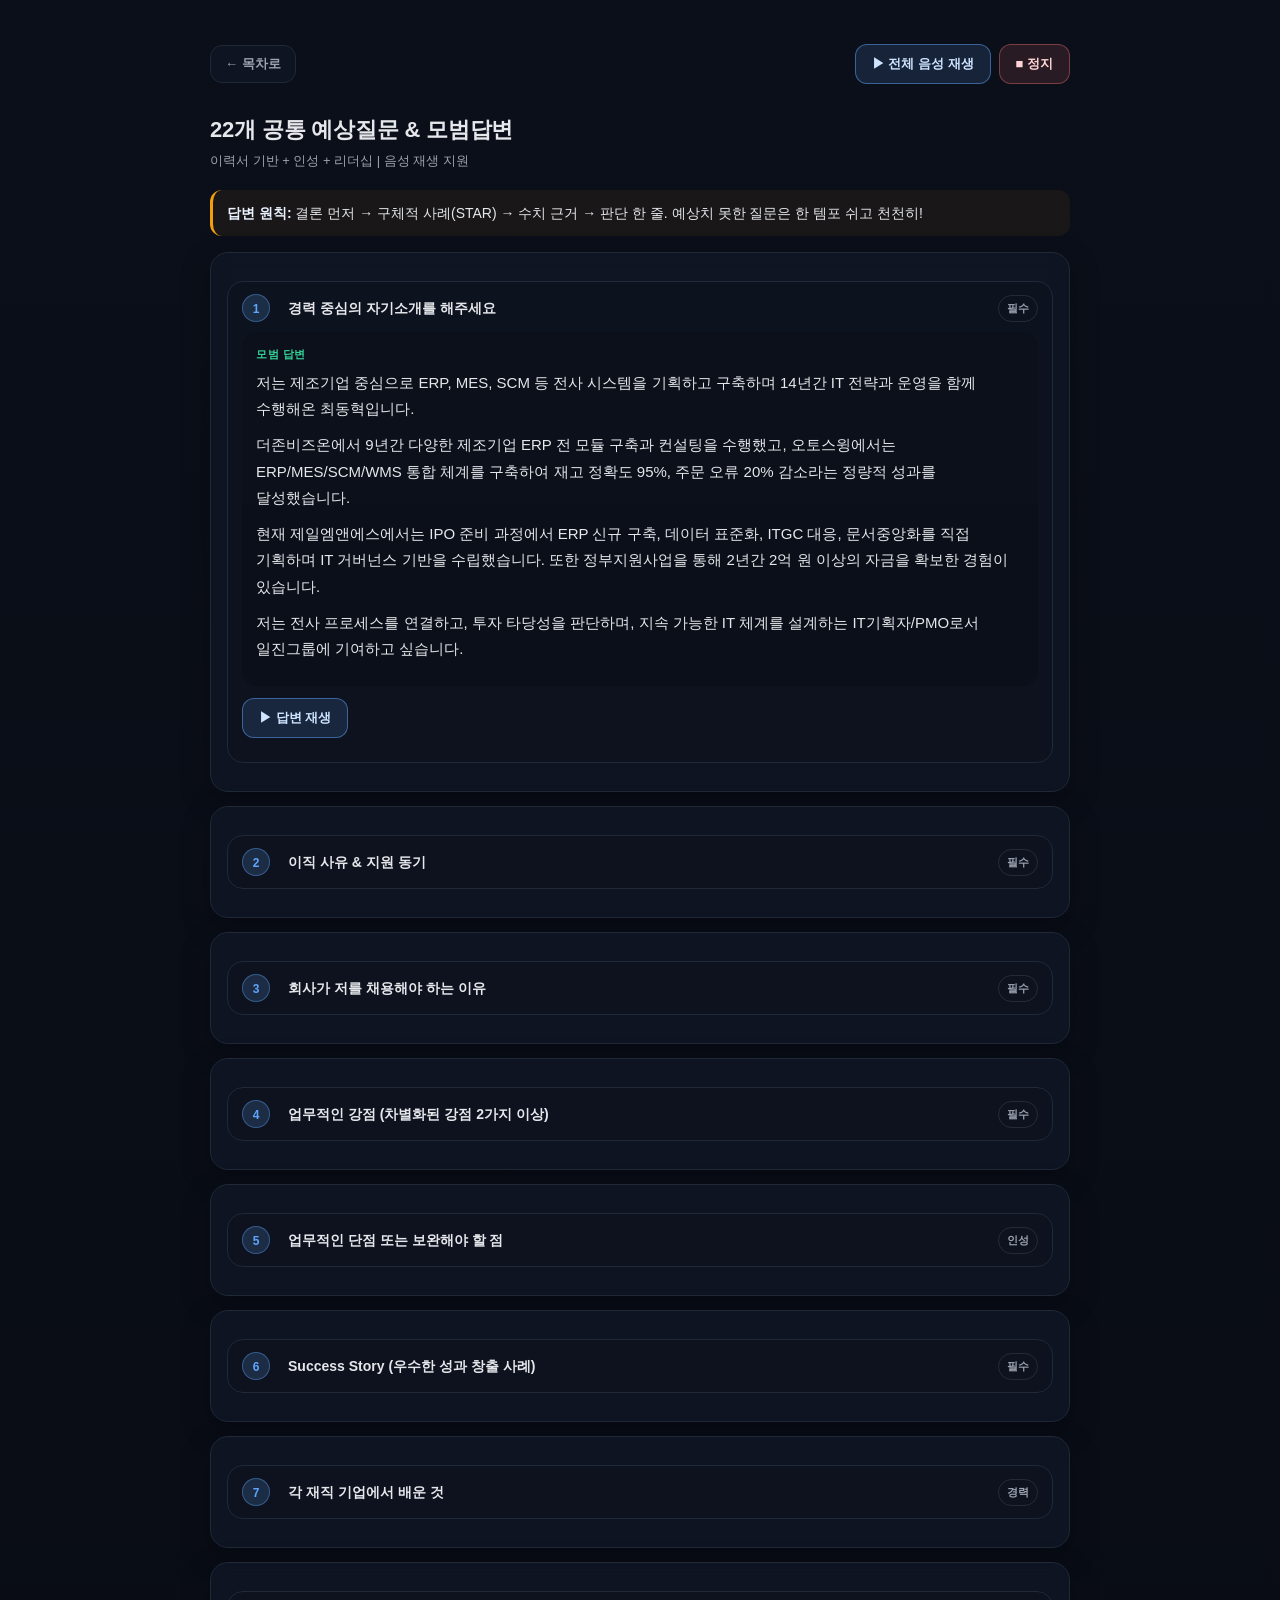
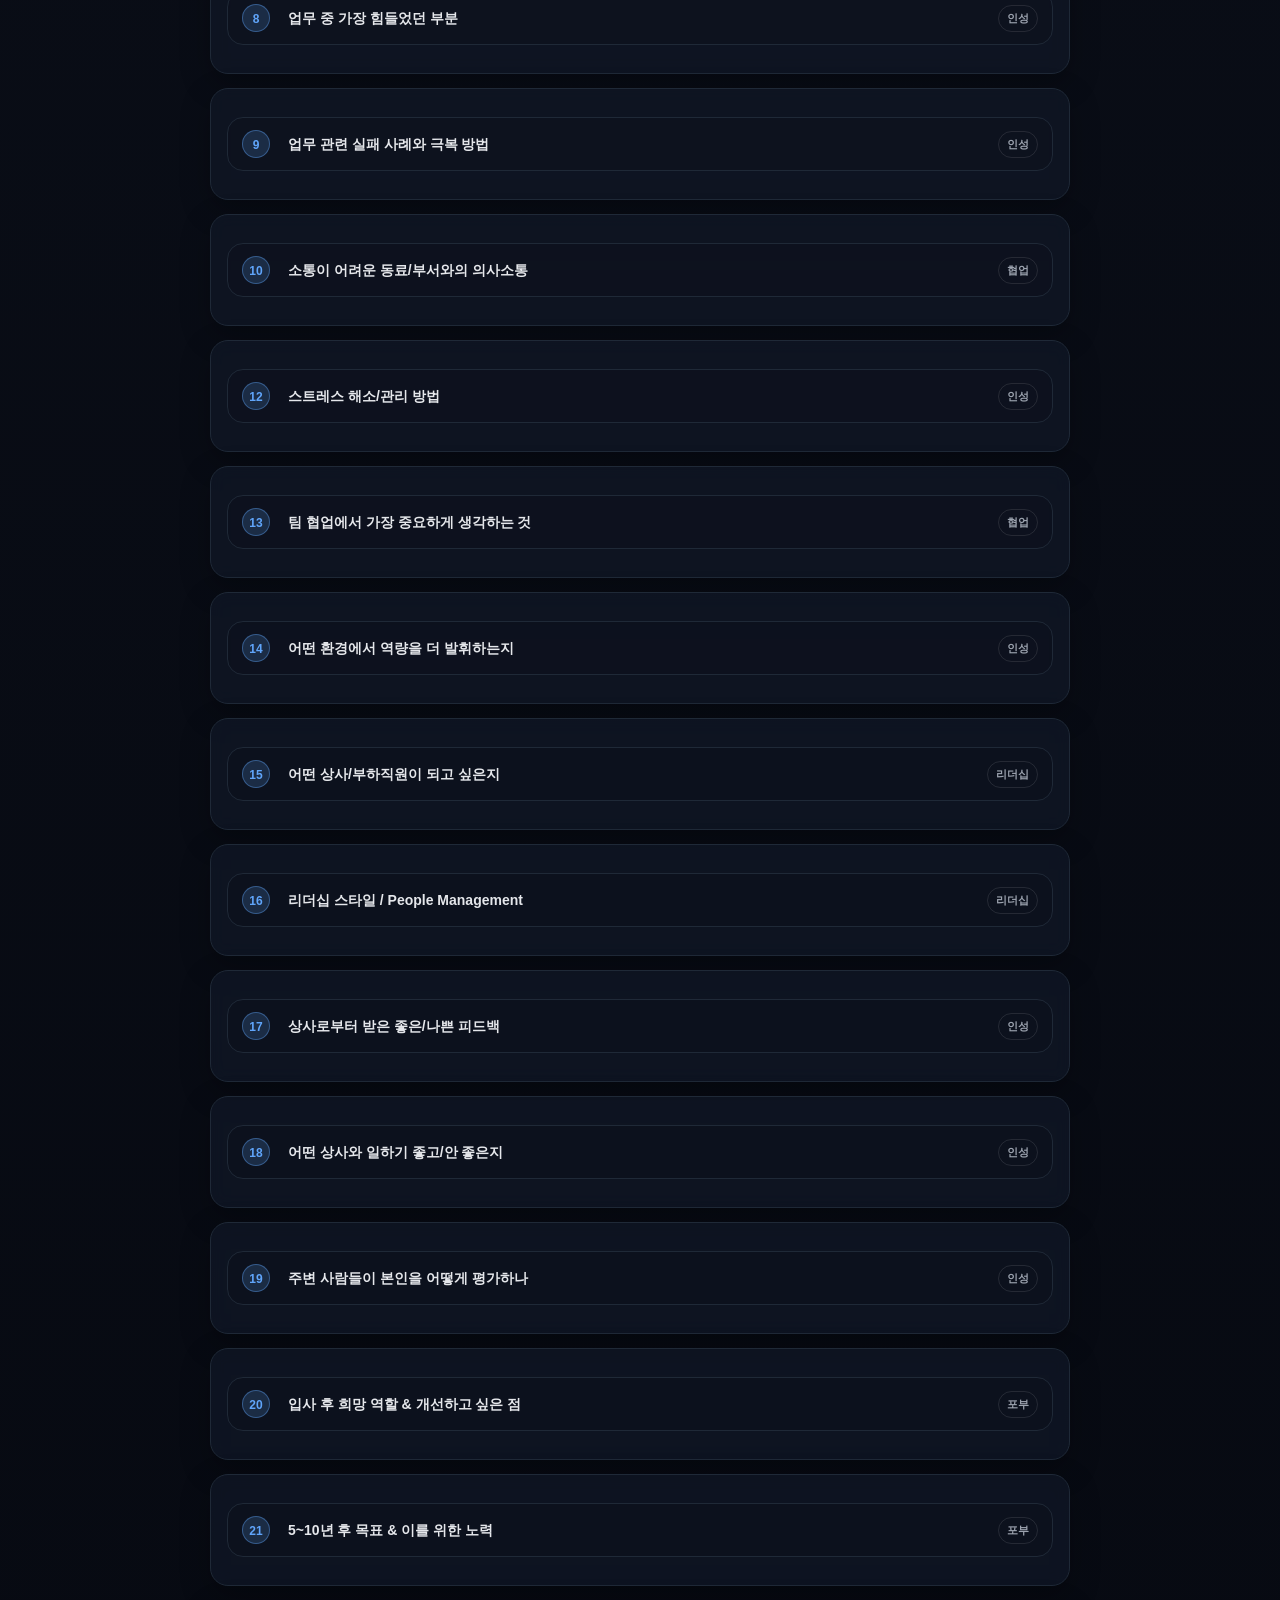
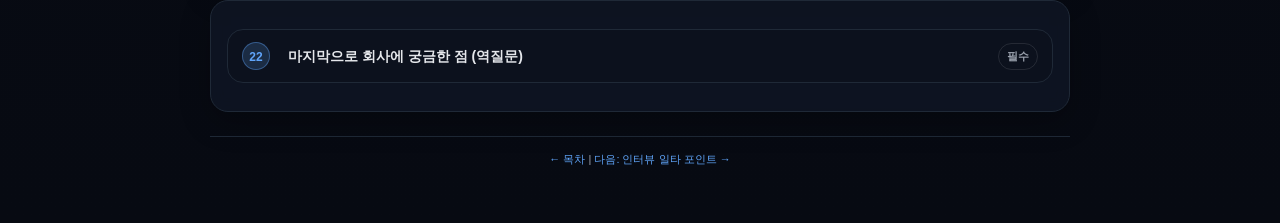
<file: 05-interview-qa.html>
<!doctype html>
<html lang="ko">
<head>
  <meta charset="utf-8"/><meta name="viewport" content="width=device-width,initial-scale=1"/>
  <title>22개 공통 예상질문 & 답변 | 면접 준비</title>
  <link rel="stylesheet" href="common.css"/>
  <style>
    .q-num{display:inline-block;width:28px;height:28px;line-height:28px;text-align:center;border-radius:50%;background:rgba(96,165,250,.18);border:1px solid rgba(96,165,250,.4);color:var(--accent);font-size:12px;font-weight:900;margin-right:8px;flex-shrink:0}
    .q-title{font-size:14px;font-weight:800;flex:1}
    summary{display:flex;align-items:center}
    .answer{background:rgba(0,0,0,.15);border-radius:14px;padding:14px;margin-top:8px}
    .answer-label{font-size:11px;font-weight:900;color:var(--good);margin-bottom:6px;letter-spacing:.5px}
  </style>
</head>
<body>
<div class="wrap">
  <div class="top-bar">
    <a class="back" href="index.html">&larr; 목차로</a>
    <div class="tts-bar">
      <button class="tts-btn" id="playAll" onclick="playAllQA()">&#9654; 전체 음성 재생</button>
      <button class="tts-btn stop" onclick="TTS.stop(document.getElementById('playAll'))">&#9632; 정지</button>
    </div>
  </div>
  <h1>22개 공통 예상질문 & 모범답변</h1>
  <div class="subtitle">이력서 기반 + 인성 + 리더십 | 음성 재생 지원</div>

  <div class="callout orange" style="margin-bottom:16px">
    <b>답변 원칙:</b> 결론 먼저 &rarr; 구체적 사례(STAR) &rarr; 수치 근거 &rarr; 판단 한 줄. 예상치 못한 질문은 한 템포 쉬고 천천히!
  </div>

  <!-- Q1 -->
  <section class="card" id="qa1">
    <details open>
      <summary>
        <span class="q-num">1</span>
        <span class="q-title">경력 중심의 자기소개를 해주세요</span>
        <span class="tag">필수</span>
      </summary>
      <div class="inner">
        <div class="answer">
          <div class="answer-label">모범 답변</div>
          <div class="content">
            <p>저는 제조기업 중심으로 ERP, MES, SCM 등 전사 시스템을 기획하고 구축하며 14년간 IT 전략과 운영을 함께 수행해온 최동혁입니다.</p>
            <p>더존비즈온에서 9년간 다양한 제조기업 ERP 전 모듈 구축과 컨설팅을 수행했고, 오토스윙에서는 ERP/MES/SCM/WMS 통합 체계를 구축하여 재고 정확도 95%, 주문 오류 20% 감소라는 정량적 성과를 달성했습니다.</p>
            <p>현재 제일엠앤에스에서는 IPO 준비 과정에서 ERP 신규 구축, 데이터 표준화, ITGC 대응, 문서중앙화를 직접 기획하며 IT 거버넌스 기반을 수립했습니다. 또한 정부지원사업을 통해 2년간 2억 원 이상의 자금을 확보한 경험이 있습니다.</p>
            <p>저는 전사 프로세스를 연결하고, 투자 타당성을 판단하며, 지속 가능한 IT 체계를 설계하는 IT기획자/PMO로서 일진그룹에 기여하고 싶습니다.</p>
          </div>
        </div>
        <div class="tts-bar">
          <button class="tts-btn" onclick="TTS.toggle(this.closest('.card').querySelector('.answer .content').innerText,this)">&#9654; 답변 재생</button>
        </div>
      </div>
    </details>
  </section>

  <!-- Q2 -->
  <section class="card" id="qa2">
    <details>
      <summary>
        <span class="q-num">2</span>
        <span class="q-title">이직 사유 & 지원 동기</span>
        <span class="tag">필수</span>
      </summary>
      <div class="inner">
        <div class="answer">
          <div class="answer-label">모범 답변</div>
          <div class="content">
            <p>현재 제일엠앤에스에서 IT팀 매니저로 ERP 구축부터 보안, 거버넌스까지 폭넓게 경험하고 있습니다. 이 과정에서 "그룹 차원의 IT 전략과 표준화"에 대한 역량을 더 키우고 싶다는 목표가 생겼습니다.</p>
            <p>일진글로벌홀딩스는 38개 계열사를 아우르는 지주사로서, IT 투자심의, 거버넌스, 표준화라는 제가 가장 성장하고 싶은 영역을 담당합니다. 특히 AI 데이터센터 전력 수요 급증으로 일진전기가 역대 최대 실적을 달성하는 등 그룹이 빠르게 성장하고 있어, 이 시점에서 IT 기반 체계를 강화하는 데 기여하고 싶습니다.</p>
            <p>제가 쌓아온 제조 IT 기획/PMO 경험, ERP/MES/SCM 통합 경험, 그리고 투자/외주 관리 역량이 일진그룹의 IT 전략과 정확히 맞닿아 있다고 생각하여 지원했습니다.</p>
          </div>
        </div>
        <div class="tts-bar">
          <button class="tts-btn" onclick="TTS.toggle(this.closest('.card').querySelector('.answer .content').innerText,this)">&#9654; 답변 재생</button>
        </div>
      </div>
    </details>
  </section>

  <!-- Q3 -->
  <section class="card" id="qa3">
    <details>
      <summary>
        <span class="q-num">3</span>
        <span class="q-title">회사가 저를 채용해야 하는 이유</span>
        <span class="tag">필수</span>
      </summary>
      <div class="inner">
        <div class="answer">
          <div class="answer-label">모범 답변</div>
          <div class="content">
            <p>세 가지 이유가 있습니다.</p>
            <p>첫째, <b>공급사와 수요사 양쪽 경험</b>입니다. 더존에서 9년간 ERP 공급사 PM으로, 오토스와 제일엠앤에스에서는 고객사 입장의 IT 기획자로 일했습니다. 벤더를 관리할 때 공급사의 논리와 한계를 이해하면서 협상할 수 있습니다.</p>
            <p>둘째, <b>End-to-End 통합 구축 경험</b>입니다. ERP/MES/SCM/WMS를 개별이 아닌 하나의 체계로 구축하여 재고 정확도 95%, 주문 오류 20% 감소를 달성한 실적이 있습니다.</p>
            <p>셋째, <b>거버넌스와 실행력의 균형</b>입니다. 정책/표준만 만드는 것이 아니라 직접 프로젝트를 이끌고, 교육하고, 정착시키는 End-to-End PMO 역할을 수행해왔습니다.</p>
          </div>
        </div>
        <div class="tts-bar">
          <button class="tts-btn" onclick="TTS.toggle(this.closest('.card').querySelector('.answer .content').innerText,this)">&#9654; 답변 재생</button>
        </div>
      </div>
    </details>
  </section>

  <!-- Q4 -->
  <section class="card" id="qa4">
    <details>
      <summary>
        <span class="q-num">4</span>
        <span class="q-title">업무적인 강점 (차별화된 강점 2가지 이상)</span>
        <span class="tag">필수</span>
      </summary>
      <div class="inner">
        <div class="answer">
          <div class="answer-label">모범 답변</div>
          <div class="content">
            <p>첫 번째 강점은 <b>"프로세스를 시스템으로 번역하는 능력"</b>입니다. 현업의 업무 흐름을 AS-IS로 진단하고, 시스템 관점에서 TO-BE를 설계한 뒤, 개발자와 현업 사이에서 요구사항을 조율하는 것이 저의 핵심 역량입니다. 이를 통해 오토스윙에서 3개 시스템 통합을 안정적으로 완료했습니다.</p>
            <p>두 번째 강점은 <b>"수치로 말하는 성과 관리"</b>입니다. 모든 프로젝트에서 before/after를 KPI로 측정하는 습관이 있습니다. 재고 정확도, 오류율, 처리속도 등을 추적하여 경영진에게 투자 대비 효과를 가시화합니다.</p>
            <p>세 번째로 <b>"변화관리/교육 역량"</b>입니다. 시스템 도입 시 가장 어려운 것은 사용자 정착인데, 저는 매뉴얼 작성과 현장 교육을 직접 수행하며 정착률을 높여왔습니다.</p>
          </div>
        </div>
        <div class="tts-bar">
          <button class="tts-btn" onclick="TTS.toggle(this.closest('.card').querySelector('.answer .content').innerText,this)">&#9654; 답변 재생</button>
        </div>
      </div>
    </details>
  </section>

  <!-- Q5 -->
  <section class="card" id="qa5">
    <details>
      <summary>
        <span class="q-num">5</span>
        <span class="q-title">업무적인 단점 또는 보완해야 할 점</span>
        <span class="tag">인성</span>
      </summary>
      <div class="inner">
        <div class="answer">
          <div class="answer-label">모범 답변</div>
          <div class="content">
            <p>솔직히 말씀드리면, <b>완벽주의 성향</b>이 있어서 산출물의 품질에 과도하게 집착하는 경향이 있습니다. RFP나 보고서를 작성할 때 세부 사항까지 꼼꼼하게 검토하다 보니 일정에 부담이 된 적이 있습니다.</p>
            <p>이를 보완하기 위해 최근에는 <b>"80% 완성 후 빠르게 피드백 받고 수정하는 방식"</b>으로 업무 습관을 바꾸고 있습니다. 완벽한 문서보다 빠른 의사결정이 더 중요한 상황이 있다는 것을 경험으로 배웠습니다.</p>
          </div>
        </div>
        <div class="tts-bar">
          <button class="tts-btn" onclick="TTS.toggle(this.closest('.card').querySelector('.answer .content').innerText,this)">&#9654; 답변 재생</button>
        </div>
      </div>
    </details>
  </section>

  <!-- Q6 -->
  <section class="card" id="qa6">
    <details>
      <summary>
        <span class="q-num">6</span>
        <span class="q-title">Success Story (우수한 성과 창출 사례)</span>
        <span class="tag">필수</span>
      </summary>
      <div class="inner">
        <div class="answer">
          <div class="answer-label">모범 답변 - 오토스윙 ERP/MES/SCM/WMS 통합 구축</div>
          <div class="content">
            <p><b>상황(S):</b> 오토스윙은 카카오톡과 메일로 주문을 받고, 엑셀로 재고를 관리하던 상태였습니다. 주문 오류가 빈번하고 재고 불일치로 납기 지연이 발생했습니다.</p>
            <p><b>과제(T):</b> ERP/MES를 중심으로 OMS, SCM, WMS를 통합 구축하여 주문~생산~출하 전 과정을 디지털화하는 것이었습니다.</p>
            <p><b>행동(A):</b> 먼저 자재마스터와 BOM을 전면 재정립했습니다. 부서 간 기준정보 표준화 회의를 주도하고, S&OP 프로세스를 수립했습니다. 바코드 기반 입출고 시스템을 도입하고, 3개 시스템 간 데이터 연동을 안정화했습니다.</p>
            <p><b>결과(R):</b> 주문 오류 20% 감소, 처리 속도 50% 향상, 발주 정확도 35% 향상, 재고 조회 정확도 95%를 달성했습니다.</p>
            <p><b>판단:</b> 이 경험을 통해 "기준정보 표준화가 모든 시스템 통합의 출발점"이라는 확신을 갖게 되었고, 일진그룹에서도 이 원칙을 적용하겠습니다.</p>
          </div>
        </div>
        <div class="tts-bar">
          <button class="tts-btn" onclick="TTS.toggle(this.closest('.card').querySelector('.answer .content').innerText,this)">&#9654; 답변 재생</button>
        </div>
      </div>
    </details>
  </section>

  <!-- Q7 -->
  <section class="card" id="qa7">
    <details>
      <summary>
        <span class="q-num">7</span>
        <span class="q-title">각 재직 기업에서 배운 것</span>
        <span class="tag">경력</span>
      </summary>
      <div class="inner">
        <div class="answer">
          <div class="answer-label">모범 답변</div>
          <div class="content">
            <p><b>더존비즈온 (9년):</b> ERP 전 모듈(회계/인사/영업/구매/생산/원가)의 깊은 이해와 다양한 제조기업 컨설팅 경험을 쌓았습니다. "고객이 원하는 것"과 "고객에게 필요한 것"이 다를 수 있다는 것, 그리고 교육과 변화관리의 중요성을 배웠습니다.</p>
            <p><b>오토스윙 (2년3개월):</b> 고객사 입장에서 직접 프로젝트를 기획하고 이끄는 PM/PMO 역량을 쌓았습니다. 여러 시스템을 하나의 체계로 통합하는 과정에서 "기준정보 표준화"의 중요성과 "현업과의 소통이 성패를 가른다"는 것을 배웠습니다.</p>
            <p><b>제일엠앤에스 (현재):</b> IPO 준비라는 특수한 환경에서 거버넌스, 내부통제, 보안이라는 "통제와 규율"의 영역을 경험했습니다. 또한 정부지원사업 기획/집행을 통해 "외부 자원을 활용한 IT 투자 최적화"를 학습했습니다.</p>
          </div>
        </div>
        <div class="tts-bar">
          <button class="tts-btn" onclick="TTS.toggle(this.closest('.card').querySelector('.answer .content').innerText,this)">&#9654; 답변 재생</button>
        </div>
      </div>
    </details>
  </section>

  <!-- Q8 -->
  <section class="card" id="qa8">
    <details>
      <summary>
        <span class="q-num">8</span>
        <span class="q-title">업무 중 가장 힘들었던 부분</span>
        <span class="tag">인성</span>
      </summary>
      <div class="inner">
        <div class="answer">
          <div class="answer-label">모범 답변</div>
          <div class="content">
            <p>가장 힘들었던 것은 오토스윙에서 <b>3개 시스템을 동시에 통합</b>할 때, 각 부서의 요구사항이 상충하는 상황이었습니다.</p>
            <p>영업팀은 유연한 주문 변경을, 생산팀은 확정된 계획을, 물류팀은 정확한 재고 데이터를 원했는데 이 세 가지가 서로 충돌했습니다.</p>
            <p>저는 부서별 키유저를 모아 <b>주간 조율 회의</b>를 운영하면서 "전체 최적" 관점에서 우선순위를 합의하도록 이끌었습니다. 결국 S&OP 프로세스를 도입하여 영업 예측과 생산 계획을 연동시키는 방향으로 해결했고, 발주 정확도 35% 향상이라는 결과를 얻었습니다.</p>
          </div>
        </div>
        <div class="tts-bar">
          <button class="tts-btn" onclick="TTS.toggle(this.closest('.card').querySelector('.answer .content').innerText,this)">&#9654; 답변 재생</button>
        </div>
      </div>
    </details>
  </section>

  <!-- Q9 -->
  <section class="card" id="qa9">
    <details>
      <summary>
        <span class="q-num">9</span>
        <span class="q-title">업무 관련 실패 사례와 극복 방법</span>
        <span class="tag">인성</span>
      </summary>
      <div class="inner">
        <div class="answer">
          <div class="answer-label">모범 답변</div>
          <div class="content">
            <p>제일엠앤에스에서 ERP 신규 구축 초기에, <b>현업 요구사항 수집을 충분히 하지 않은 채</b> 벤더 제안을 먼저 받은 적이 있습니다. 결과적으로 벤더 제안과 현업 니즈 사이에 갭이 생겨 일정이 지연되었습니다.</p>
            <p>이후 저는 <b>요구사항 수집 프로세스를 체계화</b>했습니다. 부서별 인터뷰 &rarr; AS-IS 맵핑 &rarr; 요구사항 문서화 &rarr; 우선순위 확정 &rarr; 그 후에 RFP 발송이라는 순서를 확립했습니다.</p>
            <p>이 경험을 통해 <b>"요구사항의 품질이 프로젝트 성패를 결정한다"</b>는 것을 뼈저리게 배웠고, 이후 프로젝트에서는 반드시 이 프로세스를 지키고 있습니다.</p>
          </div>
        </div>
        <div class="tts-bar">
          <button class="tts-btn" onclick="TTS.toggle(this.closest('.card').querySelector('.answer .content').innerText,this)">&#9654; 답변 재생</button>
        </div>
      </div>
    </details>
  </section>

  <!-- Q10 -->
  <section class="card" id="qa10">
    <details>
      <summary>
        <span class="q-num">10</span>
        <span class="q-title">소통이 어려운 동료/부서와의 의사소통</span>
        <span class="tag">협업</span>
      </summary>
      <div class="inner">
        <div class="answer">
          <div class="answer-label">모범 답변</div>
          <div class="content">
            <p>IT기획은 본질적으로 <b>현업/개발/경영진이라는 서로 다른 언어를 사용하는 세 집단</b>을 연결하는 역할입니다. 소통이 어려운 경우 대부분 "같은 용어를 다르게 이해"하고 있기 때문입니다.</p>
            <p>저는 이런 상황에서 세 가지를 실천합니다. 첫째, <b>상대방의 언어</b>로 말합니다. 현업에게는 업무 용어로, 개발자에게는 기술 용어로 번역합니다. 둘째, <b>시각화 자료</b>(프로세스 맵, 화면 설계)를 활용하여 "같은 그림"을 보게 합니다. 셋째, <b>정기적인 1:1 미팅</b>으로 공식 회의에서 말하지 못한 진짜 이슈를 파악합니다.</p>
          </div>
        </div>
        <div class="tts-bar">
          <button class="tts-btn" onclick="TTS.toggle(this.closest('.card').querySelector('.answer .content').innerText,this)">&#9654; 답변 재생</button>
        </div>
      </div>
    </details>
  </section>

  <!-- Q12 -->
  <section class="card" id="qa12">
    <details>
      <summary>
        <span class="q-num">12</span>
        <span class="q-title">스트레스 해소/관리 방법</span>
        <span class="tag">인성</span>
      </summary>
      <div class="inner">
        <div class="answer">
          <div class="answer-label">모범 답변</div>
          <div class="content">
            <p>저는 스트레스를 "관리의 대상"으로 봅니다. 업무에서 오는 스트레스는 대부분 <b>"불확실성"</b>에서 비롯된다고 생각합니다.</p>
            <p>그래서 저만의 방법은 <b>스트레스 원인을 분해하고 할 일 목록으로 전환</b>하는 것입니다. "막연한 걱정"을 "구체적인 태스크"로 바꾸면 통제감이 생깁니다.</p>
            <p>일상에서는 <b>규칙적인 운동</b>(주 3회 헬스)으로 체력을 관리하고, 주말에는 가족과 함께 시간을 보내며 에너지를 충전합니다. 건강한 컨디션이 업무 성과의 기본이라고 생각합니다.</p>
          </div>
        </div>
        <div class="tts-bar">
          <button class="tts-btn" onclick="TTS.toggle(this.closest('.card').querySelector('.answer .content').innerText,this)">&#9654; 답변 재생</button>
        </div>
      </div>
    </details>
  </section>

  <!-- Q13 -->
  <section class="card" id="qa13">
    <details>
      <summary>
        <span class="q-num">13</span>
        <span class="q-title">팀 협업에서 가장 중요하게 생각하는 것</span>
        <span class="tag">협업</span>
      </summary>
      <div class="inner">
        <div class="answer">
          <div class="answer-label">모범 답변</div>
          <div class="content">
            <p>팀 협업에서 가장 중요한 것은 <b>"목표의 공유"</b>라고 생각합니다.</p>
            <p>같은 프로젝트를 하더라도 각자가 생각하는 완성 모습이 다르면 시너지가 나지 않습니다. 그래서 저는 프로젝트 시작 시 반드시 <b>킥오프 미팅</b>에서 목표/범위/역할/일정을 명확히 공유하고, 진행 중에는 <b>주간 리뷰</b>로 방향이 틀어지지 않게 관리합니다.</p>
            <p>또한 "공로는 팀에게, 책임은 리더에게"라는 원칙을 지킵니다. 이것이 팀원의 신뢰를 얻고 적극적인 참여를 이끌어내는 가장 확실한 방법이라고 경험했습니다.</p>
          </div>
        </div>
        <div class="tts-bar">
          <button class="tts-btn" onclick="TTS.toggle(this.closest('.card').querySelector('.answer .content').innerText,this)">&#9654; 답변 재생</button>
        </div>
      </div>
    </details>
  </section>

  <!-- Q14 -->
  <section class="card" id="qa14">
    <details>
      <summary>
        <span class="q-num">14</span>
        <span class="q-title">어떤 환경에서 역량을 더 발휘하는지</span>
        <span class="tag">인성</span>
      </summary>
      <div class="inner">
        <div class="answer">
          <div class="answer-label">모범 답변</div>
          <div class="content">
            <p>저는 <b>"체계를 만들어야 하는 환경"</b>에서 역량을 가장 잘 발휘합니다.</p>
            <p>이미 잘 갖춰진 시스템을 운영하는 것보다, 아직 정립되지 않은 프로세스를 진단하고 표준을 만들어 시스템화하는 과정에서 가장 큰 보람을 느낍니다. 오토스윙에서 카톡/메일 기반 주문을 시스템화한 것, 제일엠앤에스에서 IPO를 위한 IT 거버넌스를 처음부터 설계한 것이 그 예입니다.</p>
            <p>일진글로벌홀딩스의 IT기획은 38개 계열사를 대상으로 표준과 거버넌스를 수립하는 역할이기에, 제 역량과 매우 잘 맞는 환경이라고 생각합니다.</p>
          </div>
        </div>
        <div class="tts-bar">
          <button class="tts-btn" onclick="TTS.toggle(this.closest('.card').querySelector('.answer .content').innerText,this)">&#9654; 답변 재생</button>
        </div>
      </div>
    </details>
  </section>

  <!-- Q15 -->
  <section class="card" id="qa15">
    <details>
      <summary>
        <span class="q-num">15</span>
        <span class="q-title">어떤 상사/부하직원이 되고 싶은지</span>
        <span class="tag">리더십</span>
      </summary>
      <div class="inner">
        <div class="answer">
          <div class="answer-label">모범 답변</div>
          <div class="content">
            <p>부하직원에게는 <b>"방향은 명확히 제시하되, 방법은 자율에 맡기는 상사"</b>가 되고 싶습니다. 목표와 기한은 분명히 하되, 과정에서는 스스로 판단하고 성장할 기회를 주는 것이 팀원의 역량을 키우는 길이라고 생각합니다.</p>
            <p>상사에게는 <b>"보고하기 전에 대안을 준비하는 부하직원"</b>이 되고 싶습니다. 문제만 가져가는 것이 아니라, 항상 "이런 방안이 있는데 어떻게 생각하십니까?"라는 형태로 의사결정을 돕는 역할을 하고 싶습니다.</p>
          </div>
        </div>
        <div class="tts-bar">
          <button class="tts-btn" onclick="TTS.toggle(this.closest('.card').querySelector('.answer .content').innerText,this)">&#9654; 답변 재생</button>
        </div>
      </div>
    </details>
  </section>

  <!-- Q16 -->
  <section class="card" id="qa16">
    <details>
      <summary>
        <span class="q-num">16</span>
        <span class="q-title">리더십 스타일 / People Management</span>
        <span class="tag">리더십</span>
      </summary>
      <div class="inner">
        <div class="answer">
          <div class="answer-label">모범 답변</div>
          <div class="content">
            <p>저의 리더십 스타일은 <b>"코칭형 리더십"</b>입니다.</p>
            <p>첫째, <b>명확한 목표 설정</b>. 각 팀원의 역할과 기대 산출물을 구체적으로 정의합니다. 둘째, <b>자율성 부여</b>. 과정은 팀원의 판단을 존중하되, 주간 1:1 미팅으로 방향을 점검합니다. 셋째, <b>성장 지원</b>. 프로젝트 배정 시 팀원의 역량 개발 관점을 함께 고려합니다.</p>
            <p>가장 중요하게 생각하는 것은 <b>"심리적 안전감"</b>입니다. 실수를 보고할 수 있는 환경이어야 이슈를 빠르게 발견하고 대응할 수 있습니다. 실수는 빨리 공유할수록 피해가 적고, 이를 위해서는 리더가 먼저 "실수해도 괜찮다"는 메시지를 줘야 한다고 생각합니다.</p>
          </div>
        </div>
        <div class="tts-bar">
          <button class="tts-btn" onclick="TTS.toggle(this.closest('.card').querySelector('.answer .content').innerText,this)">&#9654; 답변 재생</button>
        </div>
      </div>
    </details>
  </section>

  <!-- Q17 -->
  <section class="card" id="qa17">
    <details>
      <summary>
        <span class="q-num">17</span>
        <span class="q-title">상사로부터 받은 좋은/나쁜 피드백</span>
        <span class="tag">인성</span>
      </summary>
      <div class="inner">
        <div class="answer">
          <div class="answer-label">모범 답변</div>
          <div class="content">
            <p><b>좋은 피드백:</b> "보고서나 제안서의 완성도가 높아서 경영진에게 바로 올려도 되는 수준이다. 특히 숫자와 근거가 항상 함께 있어서 설득력이 있다."라는 말씀을 들었습니다. 이것은 더존 시절부터 다양한 고객사에 제안서를 쓰며 훈련된 결과라고 생각합니다.</p>
            <p><b>나쁜 피드백:</b> "가끔 혼자 너무 많은 것을 해결하려 한다. 팀원이나 외부 자원을 더 적극적으로 활용하라."는 피드백을 받았습니다. 이후 의식적으로 업무를 위임하고, 팀원에게 역할을 분배하는 연습을 하고 있습니다.</p>
          </div>
        </div>
        <div class="tts-bar">
          <button class="tts-btn" onclick="TTS.toggle(this.closest('.card').querySelector('.answer .content').innerText,this)">&#9654; 답변 재생</button>
        </div>
      </div>
    </details>
  </section>

  <!-- Q18 -->
  <section class="card" id="qa18">
    <details>
      <summary>
        <span class="q-num">18</span>
        <span class="q-title">어떤 상사와 일하기 좋고/안 좋은지</span>
        <span class="tag">인성</span>
      </summary>
      <div class="inner">
        <div class="answer">
          <div class="answer-label">모범 답변</div>
          <div class="content">
            <p><b>좋은 상사:</b> <b>의사결정이 명확하고, 방향을 제시해주시는 분</b>입니다. "이것을 해라"가 아니라 "이 방향으로 가자"라고 말씀해주시면, 구체적인 방법은 제가 설계하여 제안드릴 수 있습니다.</p>
            <p><b>어려운 상사:</b> 솔직히 어떤 상사든 배울 점이 있다고 생각합니다. 다만 <b>의사결정이 자주 번복되는 경우</b>에는 프로젝트 진행에 어려움이 있었습니다. 그런 경우에는 의사결정 사항을 문서화하여 공유하는 방식으로 대응했습니다.</p>
          </div>
        </div>
        <div class="tts-bar">
          <button class="tts-btn" onclick="TTS.toggle(this.closest('.card').querySelector('.answer .content').innerText,this)">&#9654; 답변 재생</button>
        </div>
      </div>
    </details>
  </section>

  <!-- Q19 -->
  <section class="card" id="qa19">
    <details>
      <summary>
        <span class="q-num">19</span>
        <span class="q-title">주변 사람들이 본인을 어떻게 평가하나</span>
        <span class="tag">인성</span>
      </summary>
      <div class="inner">
        <div class="answer">
          <div class="answer-label">모범 답변</div>
          <div class="content">
            <p>주변에서는 저를 <b>"꼼꼼하고 책임감이 강한 사람"</b>이라고 평가합니다.</p>
            <p>프로젝트를 맡으면 끝까지 책임지고 마무리하는 성격이고, 디테일을 놓치지 않으려는 습관 때문에 동료들이 "최동혁에게 맡기면 안심"이라는 말을 해줍니다.</p>
            <p>또한 <b>"다양한 사람과 소통을 잘한다"</b>는 평가도 받습니다. 9년간 다양한 고객사와 일하며 각기 다른 업종/직급의 사람들과 소통해온 경험이 자산이 된 것 같습니다.</p>
          </div>
        </div>
        <div class="tts-bar">
          <button class="tts-btn" onclick="TTS.toggle(this.closest('.card').querySelector('.answer .content').innerText,this)">&#9654; 답변 재생</button>
        </div>
      </div>
    </details>
  </section>

  <!-- Q20 -->
  <section class="card" id="qa20">
    <details>
      <summary>
        <span class="q-num">20</span>
        <span class="q-title">입사 후 희망 역할 & 개선하고 싶은 점</span>
        <span class="tag">포부</span>
      </summary>
      <div class="inner">
        <div class="answer">
          <div class="answer-label">모범 답변</div>
          <div class="content">
            <p>입사하게 된다면 먼저 <b>그룹 IT 투자 포트폴리오와 계열사 시스템 현황을 빠르게 파악</b>하여, 표준화와 거버넌스의 Gap을 식별하는 역할을 하고 싶습니다.</p>
            <p>이후에는 <b>계열사 간 시스템/데이터 표준을 수립</b>하고, 투자심의 프로세스를 체계화하여 일진그룹의 IT가 "비용 센터"가 아닌 "전략적 경쟁력"으로 인식되도록 기여하고 싶습니다.</p>
            <p>개선하고 싶은 점은, 지주사 레벨의 IT 거버넌스 경험이 아직 부족하다는 점입니다. 이를 빠르게 보완하기 위해 입사 초기에 현업과 경영진의 기대를 적극적으로 파악하고, 선진 사례를 벤치마킹하겠습니다.</p>
          </div>
        </div>
        <div class="tts-bar">
          <button class="tts-btn" onclick="TTS.toggle(this.closest('.card').querySelector('.answer .content').innerText,this)">&#9654; 답변 재생</button>
        </div>
      </div>
    </details>
  </section>

  <!-- Q21 -->
  <section class="card" id="qa21">
    <details>
      <summary>
        <span class="q-num">21</span>
        <span class="q-title">5~10년 후 목표 & 이를 위한 노력</span>
        <span class="tag">포부</span>
      </summary>
      <div class="inner">
        <div class="answer">
          <div class="answer-label">모범 답변</div>
          <div class="content">
            <p>5년 후에는 일진그룹의 <b>IT 전략/거버넌스 체계를 완성</b>하고, 계열사 표준화의 성과를 가시적으로 만들어낸 핵심 구성원이 되고 싶습니다.</p>
            <p>10년 후에는 <b>그룹 CIO 또는 IT 전략 책임자</b>로서, 기술과 비즈니스를 연결하는 의사결정을 하는 위치에 서고 싶습니다.</p>
            <p>이를 위해 현재 <b>AI/클라우드 관련 학습</b>을 지속하고 있고, IT 투자심의와 거버넌스 관련 실무 역량을 강화하고 있습니다. 또한 제조 IT뿐 아니라 그룹 경영 전반을 이해하기 위해 재무/경영 관련 서적과 세미나를 꾸준히 접하고 있습니다.</p>
          </div>
        </div>
        <div class="tts-bar">
          <button class="tts-btn" onclick="TTS.toggle(this.closest('.card').querySelector('.answer .content').innerText,this)">&#9654; 답변 재생</button>
        </div>
      </div>
    </details>
  </section>

  <!-- Q22 -->
  <section class="card" id="qa22">
    <details>
      <summary>
        <span class="q-num">22</span>
        <span class="q-title">마지막으로 회사에 궁금한 점 (역질문)</span>
        <span class="tag">필수</span>
      </summary>
      <div class="inner">
        <div class="answer">
          <div class="answer-label">추천 역질문 (2~3개 선택)</div>
          <div class="content">
            <ul>
              <li>"현재 IT기획 조직의 <b>핵심 KPI</b>는 무엇인가요?"</li>
              <li>"올해 IT 투자에서 <b>가장 중요한 3개 과제</b>는 무엇인가요?"</li>
              <li>"계열사 표준화에서 현재 <b>가장 큰 병목</b>은 무엇인가요?"</li>
              <li>"입사 후 3개월 내 <b>가장 기대하는 산출물</b>은 무엇인가요?"</li>
            </ul>
            <div class="callout green">
              <b>TIP:</b> 역질문은 "내가 이 회사에 대해 진지하게 준비했다"를 보여주는 강력한 시그널입니다. 반드시 2~3개 준비!
            </div>
          </div>
        </div>
        <div class="tts-bar">
          <button class="tts-btn" onclick="TTS.toggle(this.closest('.card').querySelector('.answer .content').innerText,this)">&#9654; 답변 재생</button>
        </div>
      </div>
    </details>
  </section>

  <footer><a href="index.html">&larr; 목차</a> | <a href="06-tips.html">다음: 인터뷰 일타 포인트 &rarr;</a></footer>
</div>
<script src="tts.js"></script>
<script>
function playAllQA(){
  const ids=['qa1','qa2','qa3','qa4','qa5','qa6','qa7','qa8','qa9','qa10','qa12','qa13','qa14','qa15','qa16','qa17','qa18','qa19','qa20','qa21','qa22'];
  const btn=document.getElementById('playAll');
  TTS.speakAll(ids,btn);
}
</script>
</body>
</html>
</file>
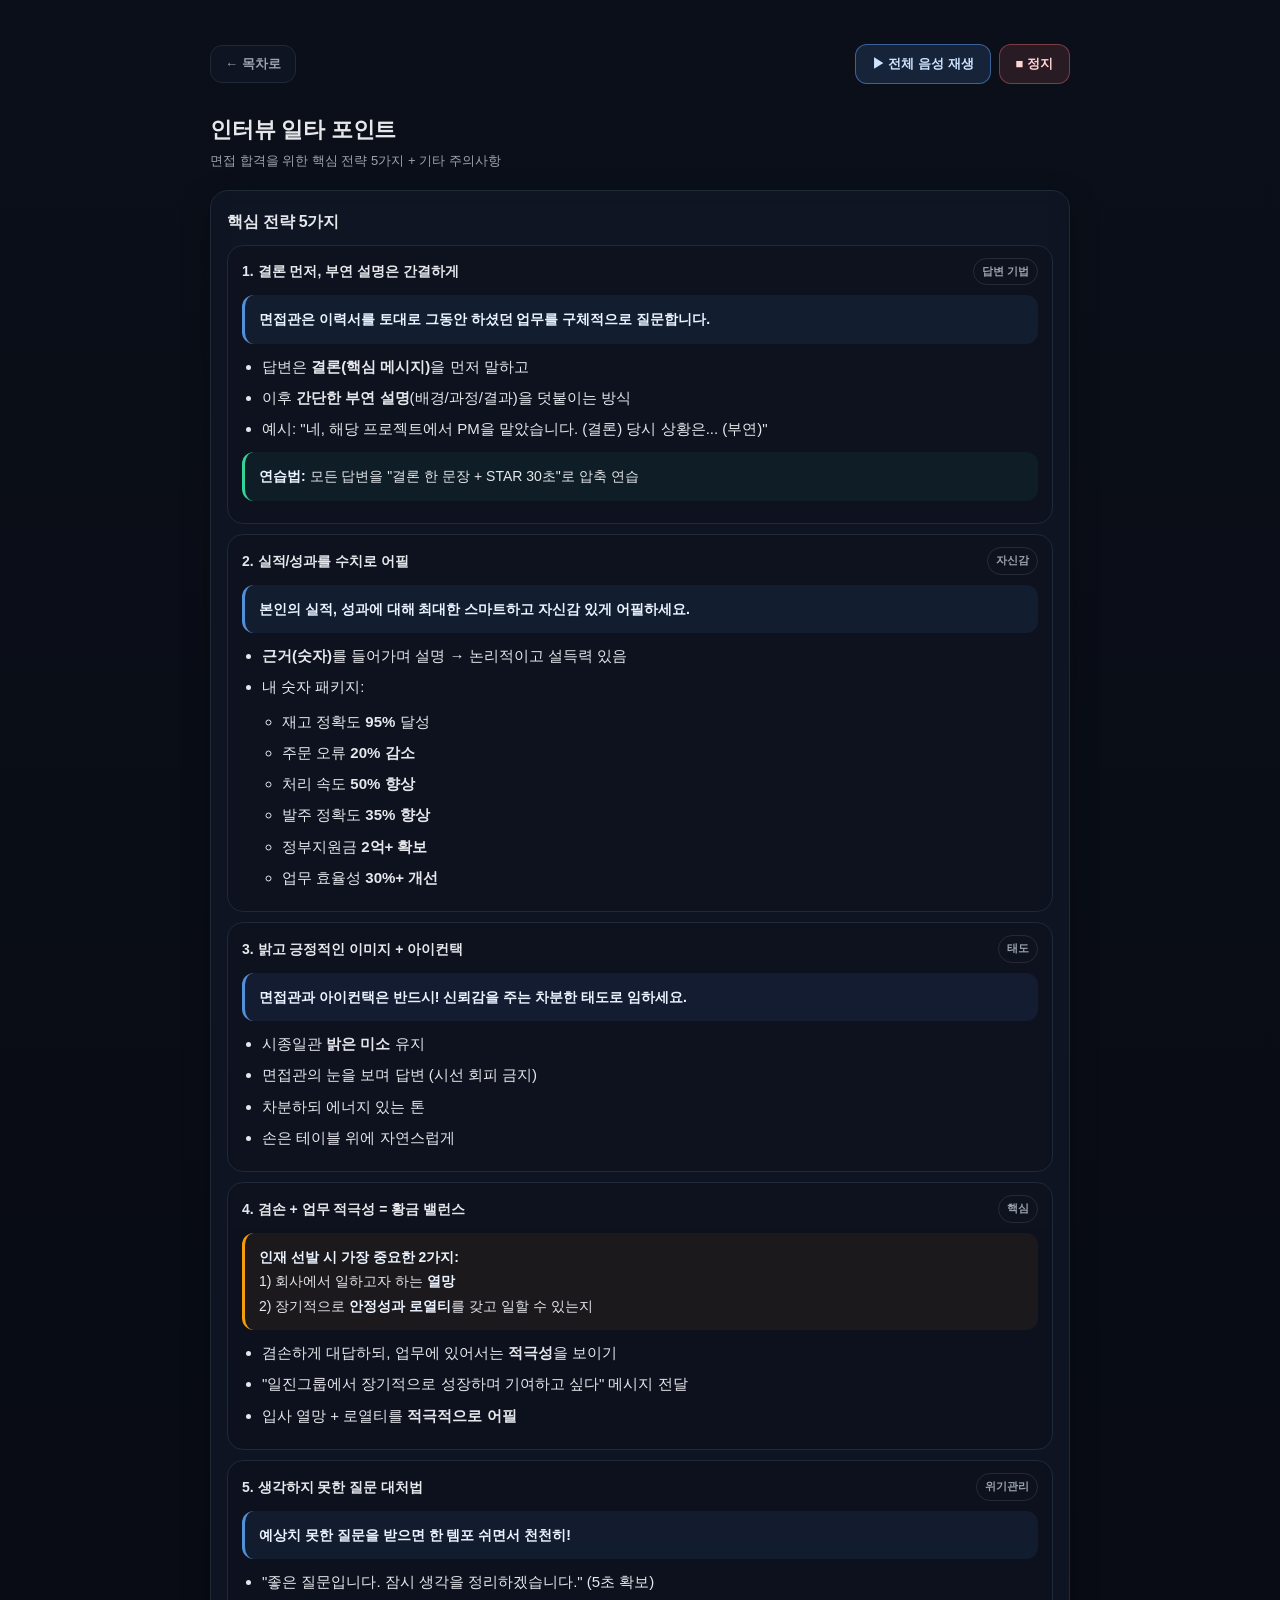
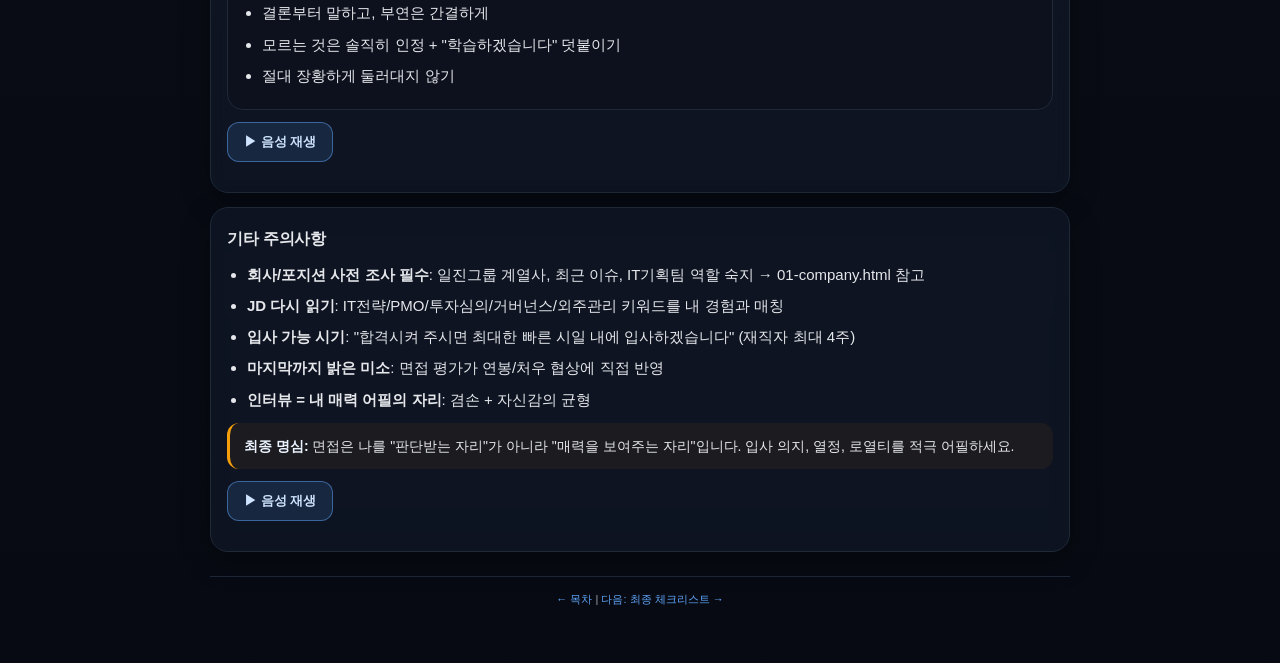
<file: 06-tips.html>
<!doctype html>
<html lang="ko">
<head>
  <meta charset="utf-8"/><meta name="viewport" content="width=device-width,initial-scale=1"/>
  <title>인터뷰 일타 포인트 | 면접 준비</title>
  <link rel="stylesheet" href="common.css"/>
</head>
<body>
<div class="wrap">
  <div class="top-bar">
    <a class="back" href="index.html">&larr; 목차로</a>
    <div class="tts-bar">
      <button class="tts-btn" id="playAll" onclick="TTS.speakAll(['tips','extra'],this)">&#9654; 전체 음성 재생</button>
      <button class="tts-btn stop" onclick="TTS.stop(document.getElementById('playAll'))">&#9632; 정지</button>
    </div>
  </div>
  <h1>인터뷰 일타 포인트</h1>
  <div class="subtitle">면접 합격을 위한 핵심 전략 5가지 + 기타 주의사항</div>

  <section class="card" id="tips">
    <h2>핵심 전략 5가지</h2>

    <details open>
      <summary>1. 결론 먼저, 부연 설명은 간결하게 <span class="tag">답변 기법</span></summary>
      <div class="inner">
        <div class="content">
          <div class="callout">
            <b>면접관은 이력서를 토대로 그동안 하셨던 업무를 구체적으로 질문합니다.</b>
          </div>
          <ul>
            <li>답변은 <b>결론(핵심 메시지)</b>을 먼저 말하고</li>
            <li>이후 <b>간단한 부연 설명</b>(배경/과정/결과)을 덧붙이는 방식</li>
            <li>예시: "네, 해당 프로젝트에서 PM을 맡았습니다. (결론) 당시 상황은... (부연)"</li>
          </ul>
          <div class="callout green">
            <b>연습법:</b> 모든 답변을 "결론 한 문장 + STAR 30초"로 압축 연습
          </div>
        </div>
      </div>
    </details>

    <details open>
      <summary>2. 실적/성과를 수치로 어필 <span class="tag">자신감</span></summary>
      <div class="inner">
        <div class="content">
          <div class="callout">
            <b>본인의 실적, 성과에 대해 최대한 스마트하고 자신감 있게 어필하세요.</b>
          </div>
          <ul>
            <li><b>근거(숫자)</b>를 들어가며 설명 &rarr; 논리적이고 설득력 있음</li>
            <li>내 숫자 패키지:
              <ul>
                <li>재고 정확도 <b>95%</b> 달성</li>
                <li>주문 오류 <b>20% 감소</b></li>
                <li>처리 속도 <b>50% 향상</b></li>
                <li>발주 정확도 <b>35% 향상</b></li>
                <li>정부지원금 <b>2억+ 확보</b></li>
                <li>업무 효율성 <b>30%+ 개선</b></li>
              </ul>
            </li>
          </ul>
        </div>
      </div>
    </details>

    <details open>
      <summary>3. 밝고 긍정적인 이미지 + 아이컨택 <span class="tag">태도</span></summary>
      <div class="inner">
        <div class="content">
          <div class="callout">
            <b>면접관과 아이컨택은 반드시! 신뢰감을 주는 차분한 태도로 임하세요.</b>
          </div>
          <ul>
            <li>시종일관 <b>밝은 미소</b> 유지</li>
            <li>면접관의 눈을 보며 답변 (시선 회피 금지)</li>
            <li>차분하되 에너지 있는 톤</li>
            <li>손은 테이블 위에 자연스럽게</li>
          </ul>
        </div>
      </div>
    </details>

    <details open>
      <summary>4. 겸손 + 업무 적극성 = 황금 밸런스 <span class="tag">핵심</span></summary>
      <div class="inner">
        <div class="content">
          <div class="callout orange">
            <b>인재 선발 시 가장 중요한 2가지:</b><br>
            1) 회사에서 일하고자 하는 <b>열망</b><br>
            2) 장기적으로 <b>안정성과 로열티</b>를 갖고 일할 수 있는지
          </div>
          <ul>
            <li>겸손하게 대답하되, 업무에 있어서는 <b>적극성</b>을 보이기</li>
            <li>"일진그룹에서 장기적으로 성장하며 기여하고 싶다" 메시지 전달</li>
            <li>입사 열망 + 로열티를 <b>적극적으로 어필</b></li>
          </ul>
        </div>
      </div>
    </details>

    <details open>
      <summary>5. 생각하지 못한 질문 대처법 <span class="tag">위기관리</span></summary>
      <div class="inner">
        <div class="content">
          <div class="callout">
            <b>예상치 못한 질문을 받으면 한 템포 쉬면서 천천히!</b>
          </div>
          <ul>
            <li>"좋은 질문입니다. 잠시 생각을 정리하겠습니다." (5초 확보)</li>
            <li>결론부터 말하고, 부연은 간결하게</li>
            <li>모르는 것은 솔직히 인정 + "학습하겠습니다" 덧붙이기</li>
            <li>절대 장황하게 둘러대지 않기</li>
          </ul>
        </div>
      </div>
    </details>
    <div class="tts-bar">
      <button class="tts-btn" onclick="TTS.toggle(document.getElementById('tips').innerText,this)">&#9654; 음성 재생</button>
    </div>
  </section>

  <section class="card" id="extra">
    <h2>기타 주의사항</h2>
    <div class="content">
      <ul>
        <li><b>회사/포지션 사전 조사 필수</b>: 일진그룹 계열사, 최근 이슈, IT기획팀 역할 숙지 &rarr; 01-company.html 참고</li>
        <li><b>JD 다시 읽기</b>: IT전략/PMO/투자심의/거버넌스/외주관리 키워드를 내 경험과 매칭</li>
        <li><b>입사 가능 시기</b>: "합격시켜 주시면 최대한 빠른 시일 내에 입사하겠습니다" (재직자 최대 4주)</li>
        <li><b>마지막까지 밝은 미소</b>: 면접 평가가 연봉/처우 협상에 직접 반영</li>
        <li><b>인터뷰 = 내 매력 어필의 자리</b>: 겸손 + 자신감의 균형</li>
      </ul>
    </div>
    <div class="callout orange">
      <b>최종 명심:</b> 면접은 나를 "판단받는 자리"가 아니라 "매력을 보여주는 자리"입니다. 입사 의지, 열정, 로열티를 적극 어필하세요.
    </div>
    <div class="tts-bar">
      <button class="tts-btn" onclick="TTS.toggle(document.getElementById('extra').innerText,this)">&#9654; 음성 재생</button>
    </div>
  </section>

  <footer><a href="index.html">&larr; 목차</a> | <a href="07-checklist.html">다음: 최종 체크리스트 &rarr;</a></footer>
</div>
<script src="tts.js"></script>
</body>
</html>
</file>
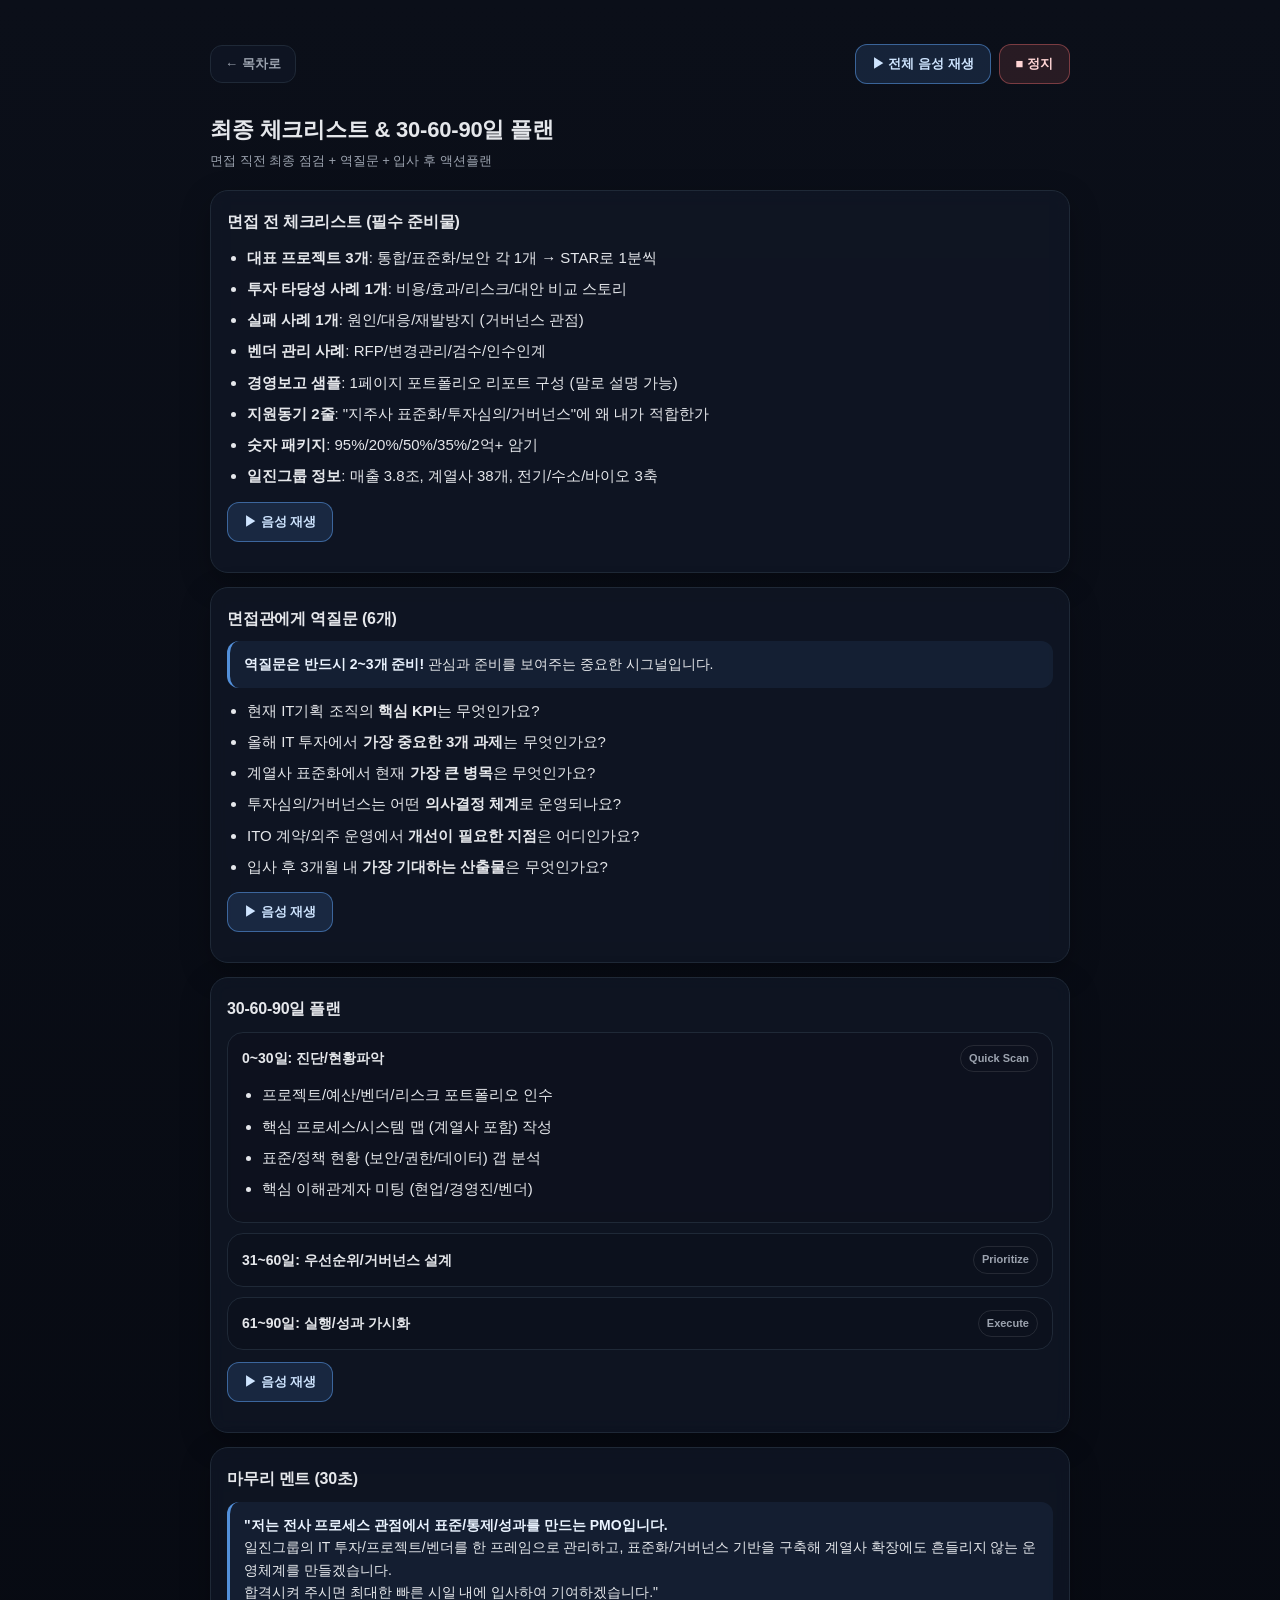
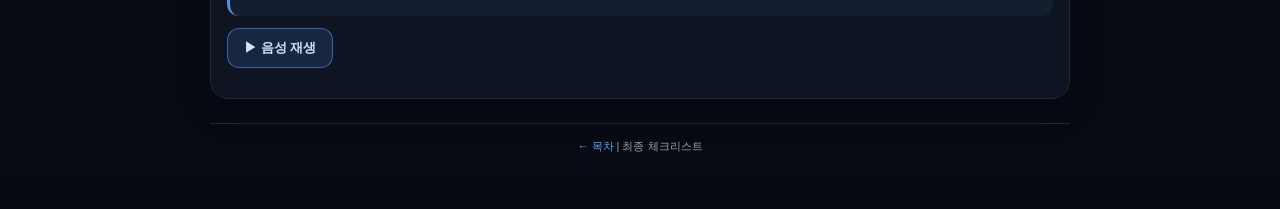
<file: 07-checklist.html>
<!doctype html>
<html lang="ko">
<head>
  <meta charset="utf-8"/><meta name="viewport" content="width=device-width,initial-scale=1"/>
  <title>최종 체크리스트 | 면접 준비</title>
  <link rel="stylesheet" href="common.css"/>
</head>
<body>
<div class="wrap">
  <div class="top-bar">
    <a class="back" href="index.html">&larr; 목차로</a>
    <div class="tts-bar">
      <button class="tts-btn" id="playAll" onclick="TTS.speakAll(['checklist','reverseq','plan90'],this)">&#9654; 전체 음성 재생</button>
      <button class="tts-btn stop" onclick="TTS.stop(document.getElementById('playAll'))">&#9632; 정지</button>
    </div>
  </div>
  <h1>최종 체크리스트 & 30-60-90일 플랜</h1>
  <div class="subtitle">면접 직전 최종 점검 + 역질문 + 입사 후 액션플랜</div>

  <section class="card" id="checklist">
    <h2>면접 전 체크리스트 (필수 준비물)</h2>
    <div class="content">
      <ul>
        <li><b>대표 프로젝트 3개</b>: 통합/표준화/보안 각 1개 &rarr; STAR로 1분씩</li>
        <li><b>투자 타당성 사례 1개</b>: 비용/효과/리스크/대안 비교 스토리</li>
        <li><b>실패 사례 1개</b>: 원인/대응/재발방지 (거버넌스 관점)</li>
        <li><b>벤더 관리 사례</b>: RFP/변경관리/검수/인수인계</li>
        <li><b>경영보고 샘플</b>: 1페이지 포트폴리오 리포트 구성 (말로 설명 가능)</li>
        <li><b>지원동기 2줄</b>: "지주사 표준화/투자심의/거버넌스"에 왜 내가 적합한가</li>
        <li><b>숫자 패키지</b>: 95%/20%/50%/35%/2억+ 암기</li>
        <li><b>일진그룹 정보</b>: 매출 3.8조, 계열사 38개, 전기/수소/바이오 3축</li>
      </ul>
    </div>
    <div class="tts-bar">
      <button class="tts-btn" onclick="TTS.toggle(document.getElementById('checklist').innerText,this)">&#9654; 음성 재생</button>
    </div>
  </section>

  <section class="card" id="reverseq">
    <h2>면접관에게 역질문 (6개)</h2>
    <div class="callout">
      <b>역질문은 반드시 2~3개 준비!</b> 관심과 준비를 보여주는 중요한 시그널입니다.
    </div>
    <div class="content">
      <ul>
        <li>현재 IT기획 조직의 <b>핵심 KPI</b>는 무엇인가요?</li>
        <li>올해 IT 투자에서 <b>가장 중요한 3개 과제</b>는 무엇인가요?</li>
        <li>계열사 표준화에서 현재 <b>가장 큰 병목</b>은 무엇인가요?</li>
        <li>투자심의/거버넌스는 어떤 <b>의사결정 체계</b>로 운영되나요?</li>
        <li>ITO 계약/외주 운영에서 <b>개선이 필요한 지점</b>은 어디인가요?</li>
        <li>입사 후 3개월 내 <b>가장 기대하는 산출물</b>은 무엇인가요?</li>
      </ul>
    </div>
    <div class="tts-bar">
      <button class="tts-btn" onclick="TTS.toggle(document.getElementById('reverseq').innerText,this)">&#9654; 음성 재생</button>
    </div>
  </section>

  <section class="card" id="plan90">
    <h2>30-60-90일 플랜</h2>
    <details open>
      <summary>0~30일: 진단/현황파악 <span class="tag">Quick Scan</span></summary>
      <div class="inner content">
        <ul>
          <li>프로젝트/예산/벤더/리스크 포트폴리오 인수</li>
          <li>핵심 프로세스/시스템 맵 (계열사 포함) 작성</li>
          <li>표준/정책 현황 (보안/권한/데이터) 갭 분석</li>
          <li>핵심 이해관계자 미팅 (현업/경영진/벤더)</li>
        </ul>
      </div>
    </details>
    <details>
      <summary>31~60일: 우선순위/거버넌스 설계 <span class="tag">Prioritize</span></summary>
      <div class="inner content">
        <ul>
          <li>투자심의 기준(ROI/리스크/전략정렬) 정교화</li>
          <li>변경관리/검수/보고 체계 (템플릿) 제안</li>
          <li>Top 3 개선과제 선정 및 PoC 범위 정의</li>
          <li>계열사 표준화 로드맵 초안 작성</li>
        </ul>
      </div>
    </details>
    <details>
      <summary>61~90일: 실행/성과 가시화 <span class="tag">Execute</span></summary>
      <div class="inner content">
        <ul>
          <li>파일럿 1건 론칭 (자동화/표준화/통합 중 1)</li>
          <li>월간 경영보고 대시보드 운영 시작</li>
          <li>벤더 SLA/운영지표 정착 (재발 방지 체계)</li>
          <li>Quick Win 성과 경영진 보고</li>
        </ul>
      </div>
    </details>
    <div class="tts-bar">
      <button class="tts-btn" onclick="TTS.toggle(document.getElementById('plan90').innerText,this)">&#9654; 음성 재생</button>
    </div>
  </section>

  <section class="card">
    <h2>마무리 멘트 (30초)</h2>
    <div class="callout">
      <b>"저는 전사 프로세스 관점에서 표준/통제/성과를 만드는 PMO입니다.</b><br>
      일진그룹의 IT 투자/프로젝트/벤더를 한 프레임으로 관리하고, 표준화/거버넌스 기반을 구축해
      계열사 확장에도 흔들리지 않는 운영체계를 만들겠습니다.<br>
      합격시켜 주시면 최대한 빠른 시일 내에 입사하여 기여하겠습니다."
    </div>
    <div class="tts-bar">
      <button class="tts-btn" onclick="TTS.toggle(this.closest('.card').querySelector('.callout').innerText,this)">&#9654; 음성 재생</button>
    </div>
  </section>

  <footer><a href="index.html">&larr; 목차</a> | 최종 체크리스트</footer>
</div>
<script src="tts.js"></script>
</body>
</html>
</file>
<file: common.css>
:root{--bg:#0b0f19;--card:#111827;--text:#e5e7eb;--muted:#9ca3af;--line:#1f2937;--accent:#60a5fa;--good:#34d399;--warn:#f59e0b;--danger:#f87171}
*{box-sizing:border-box;margin:0;padding:0}
body{font-family:-apple-system,BlinkMacSystemFont,"Segoe UI",Roboto,"Noto Sans KR","Malgun Gothic",sans-serif;background:linear-gradient(180deg,#0b0f19,#070a12);color:var(--text);min-height:100vh;line-height:1.6}
.wrap{max-width:900px;margin:0 auto;padding:20px 16px 50px}
a{color:var(--accent);text-decoration:none}
a:hover{text-decoration:underline}

/* Header */
.top-bar{display:flex;align-items:center;justify-content:space-between;gap:10px;padding:8px 0 16px;flex-wrap:wrap}
.top-bar .back{font-size:13px;font-weight:700;color:var(--muted);border:1px solid var(--line);padding:8px 14px;border-radius:12px;background:rgba(17,24,39,.7);cursor:pointer;text-decoration:none}
.top-bar .back:hover{border-color:var(--accent);color:var(--text)}
h1{font-size:20px;font-weight:900;letter-spacing:-.2px;margin-bottom:4px}
.subtitle{color:var(--muted);font-size:13px;margin-bottom:18px}

/* Cards */
.card{background:rgba(17,24,39,.72);border:1px solid var(--line);border-radius:18px;padding:18px 16px;box-shadow:0 10px 30px rgba(0,0,0,.25);backdrop-filter:blur(8px);margin-bottom:14px}
.card h2{font-size:16px;font-weight:800;margin-bottom:10px;letter-spacing:-.2px}
.card h3{font-size:14px;font-weight:800;margin:12px 0 6px}

/* Badges */
.meta{display:flex;gap:8px;flex-wrap:wrap;margin-bottom:12px}
.pill{border:1px solid var(--line);border-radius:999px;padding:5px 10px;background:rgba(0,0,0,.12);color:var(--muted);font-size:12px;font-weight:700}
.pill.accent{border-color:rgba(96,165,250,.45);color:#cfe5ff;background:rgba(96,165,250,.12)}
.pill.good{border-color:rgba(52,211,153,.35);color:#c9ffe9;background:rgba(52,211,153,.1)}
.pill.warn{border-color:rgba(245,158,11,.35);color:#ffe6c7;background:rgba(245,158,11,.1)}

/* Content */
.content{line-height:1.75;font-size:14px;word-break:keep-all}
.content ul{margin:8px 0 8px 20px;padding:0}
.content li{margin:5px 0}
.content p{margin:0 0 10px}
.hr{height:1px;background:var(--line);margin:14px 0}
.callout{border-left:3px solid rgba(96,165,250,.85);padding:12px 14px;background:rgba(96,165,250,.08);border-radius:12px;margin:10px 0;font-size:14px}
.callout b{color:#eaf3ff}
.callout.green{border-left-color:var(--good);background:rgba(52,211,153,.06)}
.callout.orange{border-left-color:var(--warn);background:rgba(245,158,11,.06)}

/* KPI boxes */
.kpi-grid{display:grid;grid-template-columns:1fr 1fr;gap:10px;margin:10px 0}
@media(max-width:540px){.kpi-grid{grid-template-columns:1fr}}
.kpi{border:1px dashed rgba(255,255,255,.12);border-radius:14px;padding:12px;background:rgba(0,0,0,.12)}
.kpi .label{font-size:11px;color:var(--muted);font-weight:800;margin-bottom:4px}
.kpi .value{font-size:14px;font-weight:800;line-height:1.4}

/* Details / Accordion */
details{border:1px solid var(--line);border-radius:16px;background:rgba(0,0,0,.12);padding:12px 14px;margin:10px 0}
summary{cursor:pointer;font-weight:800;font-size:14px;list-style:none;display:flex;align-items:center;justify-content:space-between;gap:10px}
summary::-webkit-details-marker{display:none}
summary .tag{font-size:11px;color:var(--muted);border:1px solid rgba(255,255,255,.1);border-radius:999px;padding:4px 8px;white-space:nowrap}
details .inner{margin-top:10px}

/* TTS Buttons */
.tts-bar{display:flex;gap:8px;flex-wrap:wrap;margin:12px 0}
.tts-btn{border:1px solid rgba(96,165,250,.5);background:rgba(96,165,250,.14);color:#cfe5ff;padding:10px 16px;border-radius:12px;font-size:13px;font-weight:700;cursor:pointer;transition:all .15s}
.tts-btn:hover{background:rgba(96,165,250,.25)}
.tts-btn.playing{border-color:var(--warn);background:rgba(245,158,11,.15);color:#ffe6c7}
.tts-btn.stop{border-color:rgba(248,113,113,.4);background:rgba(248,113,113,.12);color:#ffd4d4}

/* Table */
table{width:100%;border-collapse:collapse;margin:10px 0;font-size:13px}
th,td{padding:8px 10px;border:1px solid var(--line);text-align:left}
th{background:rgba(96,165,250,.1);font-weight:800;font-size:12px;color:var(--accent)}
tr:nth-child(even){background:rgba(0,0,0,.08)}

/* Footer */
footer{text-align:center;color:var(--muted);font-size:11px;margin-top:24px;padding-top:14px;border-top:1px solid var(--line)}

/* Print */
@media print{
  body{background:#fff;color:#111}
  .card,details{box-shadow:none;background:#fff;border-color:#ddd}
  .tts-bar,.top-bar,footer{display:none!important}
  .callout{background:#f3f7ff;border-left-color:#2563eb}
}
@media(min-width:640px){
  h1{font-size:22px}
  .content{font-size:15px}
  .wrap{padding:24px 20px 54px}
}
</file>
